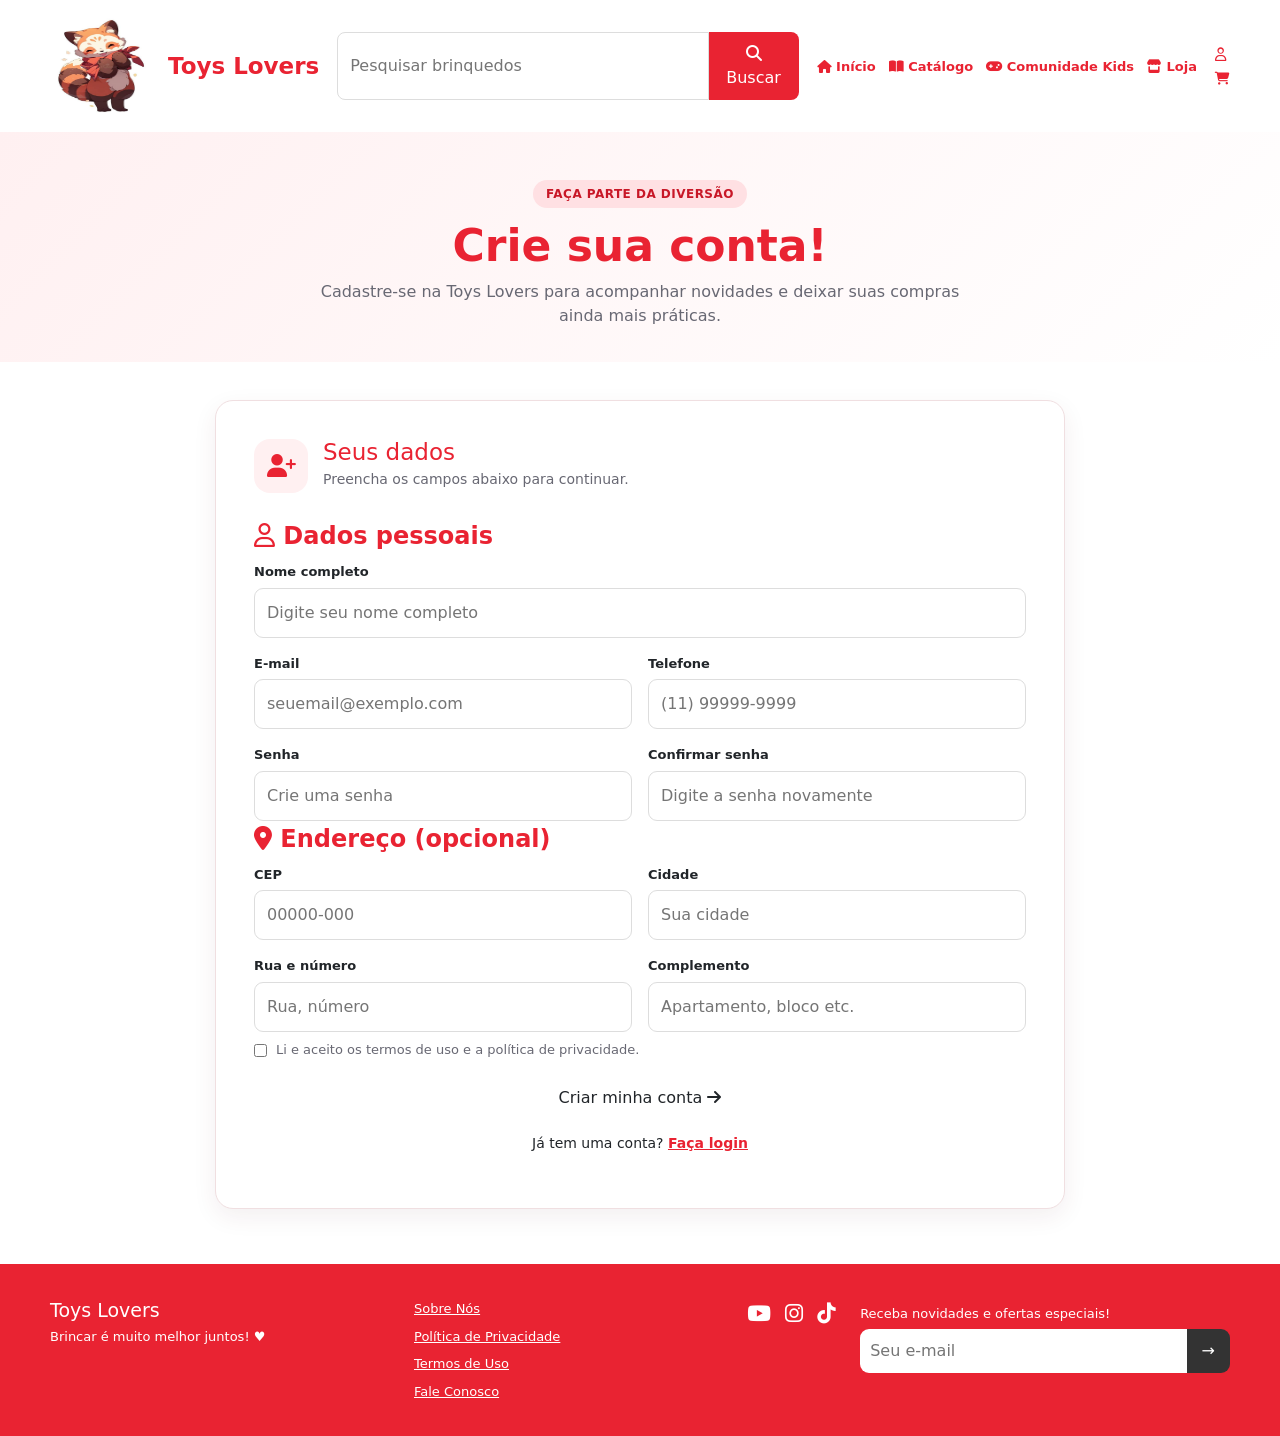
<file: HTML/cadastro.html>
<!DOCTYPE html>
<html lang="pt-BR">

<head>
    <meta charset="UTF-8">
    <meta name="viewport" content="width=device-width, initial-scale=1.0">
    <title>Cadastro | Toys Lovers</title>
    <link rel="stylesheet" href="../CSS/cadastro.css">
    <link rel="stylesheet" href="../CSS/animacoes.css">
    <link rel="icon" href="../IMG/MC-LOVERS-LOGO-ICONE.ico">
    <link rel="preconnect" href="https://fonts.googleapis.com">
    <link rel="preconnect" href="https://fonts.gstatic.com" crossorigin>
    <link href="https://fonts.googleapis.com/css2?family=Poller+One&family=Yeseva+One&display=swap" rel="stylesheet">
    <link href="https://cdn.jsdelivr.net/npm/bootstrap@5.0.2/dist/css/bootstrap.min.css" rel="stylesheet">
    <link href="https://cdnjs.cloudflare.com/ajax/libs/font-awesome/6.7.2/css/all.min.css" rel="stylesheet">
    <link rel="stylesheet" href="https://cdnjs.cloudflare.com/ajax/libs/font-awesome/6.5.2/css/all.min.css">
</head>

<body>

    <header class="site-header" id="inicio">
        <nav class="topbar container-wide" aria-label="Navegação principal">
            <img src="../IMG/panda vdermelho.jfif" alt="banda vermelho" height="100px" width="100px">
            <a class="logo" href="../index.html">Toys Lovers</a>
            <form class="search-box" id="formBusca" action="catalogo_produto.html" method="GET" role="search">
                <label class="visually-hidden" for="busca">Pesquisar</label>
                <input id="busca" type="search" placeholder="Pesquisar brinquedos">
                <button type="submit"><i class="fa-solid fa-magnifying-glass"></i> Buscar</button>
            </form>
            <ul class="nav-links">
                <li><a href="../index.html" target="_blank"><i class="fa-solid fa-house"></i> Início</a></li>
                <li><a href="catalogo_produto.html" target="_blank"><i class="fa-solid fa-book-open"></i>
                        Catálogo</a></li>
                <li><a href="area_das_criancas.html" target="_blank"><i class="fa-solid fa-gamepad"></i> Comunidade
                        Kids</a></li>
                <li><a href="sobre_nos.html" target="_blank"><i class="fa-solid fa-store"></i> Loja</a></li>
            </ul>
            <ul class="nav-link">
                <li><a href="cadastro.html" aria-label="Cadastro" target="_blank"><i class="fa-regular fa-user"></i></a>
                </li>
                <li><a href="sistema_de_carrinho.html" aria-label="Carrinho" target="_blank"><i
                            class="fa-solid fa-cart-shopping"></i></a></li>
            </ul>
        </nav>
    </header>

    <main>
        <section class="page-hero">
            <span class="eyebrow">Faça parte da diversão</span>
            <h1>Crie sua conta!</h1>
            <p>Cadastre-se na Toys Lovers para acompanhar novidades e deixar suas compras ainda mais práticas.</p>
        </section>
        <section class="section container-wide">
            <div class="form-card">
                <div class="form-heading"><span class="form-icon"><i class="fa-solid fa-user-plus"></i></span>
                    <div>
                        <h2>Seus dados</h2>
                        <p>Preencha os campos abaixo para continuar.</p>
                    </div>
                </div>
                <form id="cadastro-form">
                    <fieldset>
                        <legend><i class="fa-regular fa-user"></i> Dados pessoais</legend>
                        <div class="form-grid">
                            <div class="field full"><label for="nome">Nome completo</label><input id="nome" name="nome"
                                    type="text" placeholder="Digite seu nome completo" autocomplete="name" required>
                            </div>
                            <div class="field"><label for="email">E-mail</label><input id="email" name="email"
                                    type="email" placeholder="seuemail@exemplo.com" autocomplete="email" required></div>
                            <div class="field"><label for="telefone">Telefone</label><input id="telefone"
                                    name="telefone" type="tel" placeholder="(11) 99999-9999" autocomplete="tel"></div>
                            <div class="field"><label for="senha">Senha</label><input id="senha" name="senha"
                                    type="password" placeholder="Crie uma senha" minlength="6"
                                    autocomplete="new-password" required></div>
                            <div class="field"><label for="confirmar">Confirmar senha</label><input id="confirmar"
                                    name="confirmar" type="password" placeholder="Digite a senha novamente"
                                    minlength="6" autocomplete="new-password" required></div>
                        </div>
                    </fieldset>
                    <fieldset>
                        <legend><i class="fa-solid fa-location-dot"></i> Endereço (opcional)</legend>
                        <div class="form-grid">
                            <div class="field"><label for="cep">CEP</label><input id="cep" name="cep"
                                    inputmode="numeric" placeholder="00000-000" autocomplete="postal-code"></div>
                            <div class="field"><label for="cidade">Cidade</label><input id="cidade" name="cidade"
                                    placeholder="Sua cidade" autocomplete="address-level2"></div>
                            <div class="field"><label for="rua">Rua e número</label><input id="rua" name="rua"
                                    placeholder="Rua, número" autocomplete="street-address"></div>
                            <div class="field"><label for="complemento">Complemento</label><input id="complemento"
                                    name="complemento" placeholder="Apartamento, bloco etc."></div>
                        </div>
                    </fieldset>
                    <label class="terms"><input type="checkbox" required> <span>Li e aceito os termos de uso e a
                            política de privacidade.</span></label>
                    <button class="btn submit-btn" type="submit">Criar minha conta <i
                            class="fa-solid fa-arrow-right"></i></button>
                    <p class="form-feedback" id="cadastro-feedback" aria-live="polite"></p>
                    <p class="login-note">Já tem uma conta? <a href="login.html">Faça login</a></p>
                </form>
            </div>
        </section>
    </main>

    <footer class="footer" id="rodape">
        <div class="footer-container container-wide">
            <div class="footer-logo">
                <h2>Toys Lovers</h2>
                <p>Brincar é muito melhor juntos! ♥</p>
            </div>
            <div class="footer-links">
                <a href="#sobre_nos.html">Sobre Nós</a><a href="#rodape">Política de Privacidade</a>
                <a href="#rodape">Termos de Uso</a><a href="#rodape">Fale Conosco</a>
            </div>
            <div class="footer-social">
                <a href="https://www.youtube.com/" aria-label="YouTube"><i class="fa-brands fa-youtube"></i></a>
                <a href="https://www.instagram.com/" aria-label="Instagram"><i class="fa-brands fa-instagram"></i></a>
                <a href="https://www.tiktok.com/" aria-label="TikTok"><i class="fa-brands fa-tiktok"></i></a>
            </div>
            <div class="footer-newsletter">
                <p>Receba novidades e ofertas especiais!</p>
                <form class="newsletter-input" id="newsletter-form">
                    <label class="visually-hidden" for="email-newsletter">Seu e-mail</label>
                    <input id="email-newsletter" type="email" placeholder="Seu e-mail" required>
                    <button type="submit" aria-label="Cadastrar e-mail">→</button>
                </form>
                <p class="newsletter-feedback" id="newsletter-feedback" aria-live="polite"></p>
            </div>
        </div>
    </footer>

    <script type="module" src="../JAVASCRIPIT/cadastro.js"></script>
    <script src="../carrinho.js" data-catalogo="../catalogo_produto.json"></script>
</body>

</html>
</file>
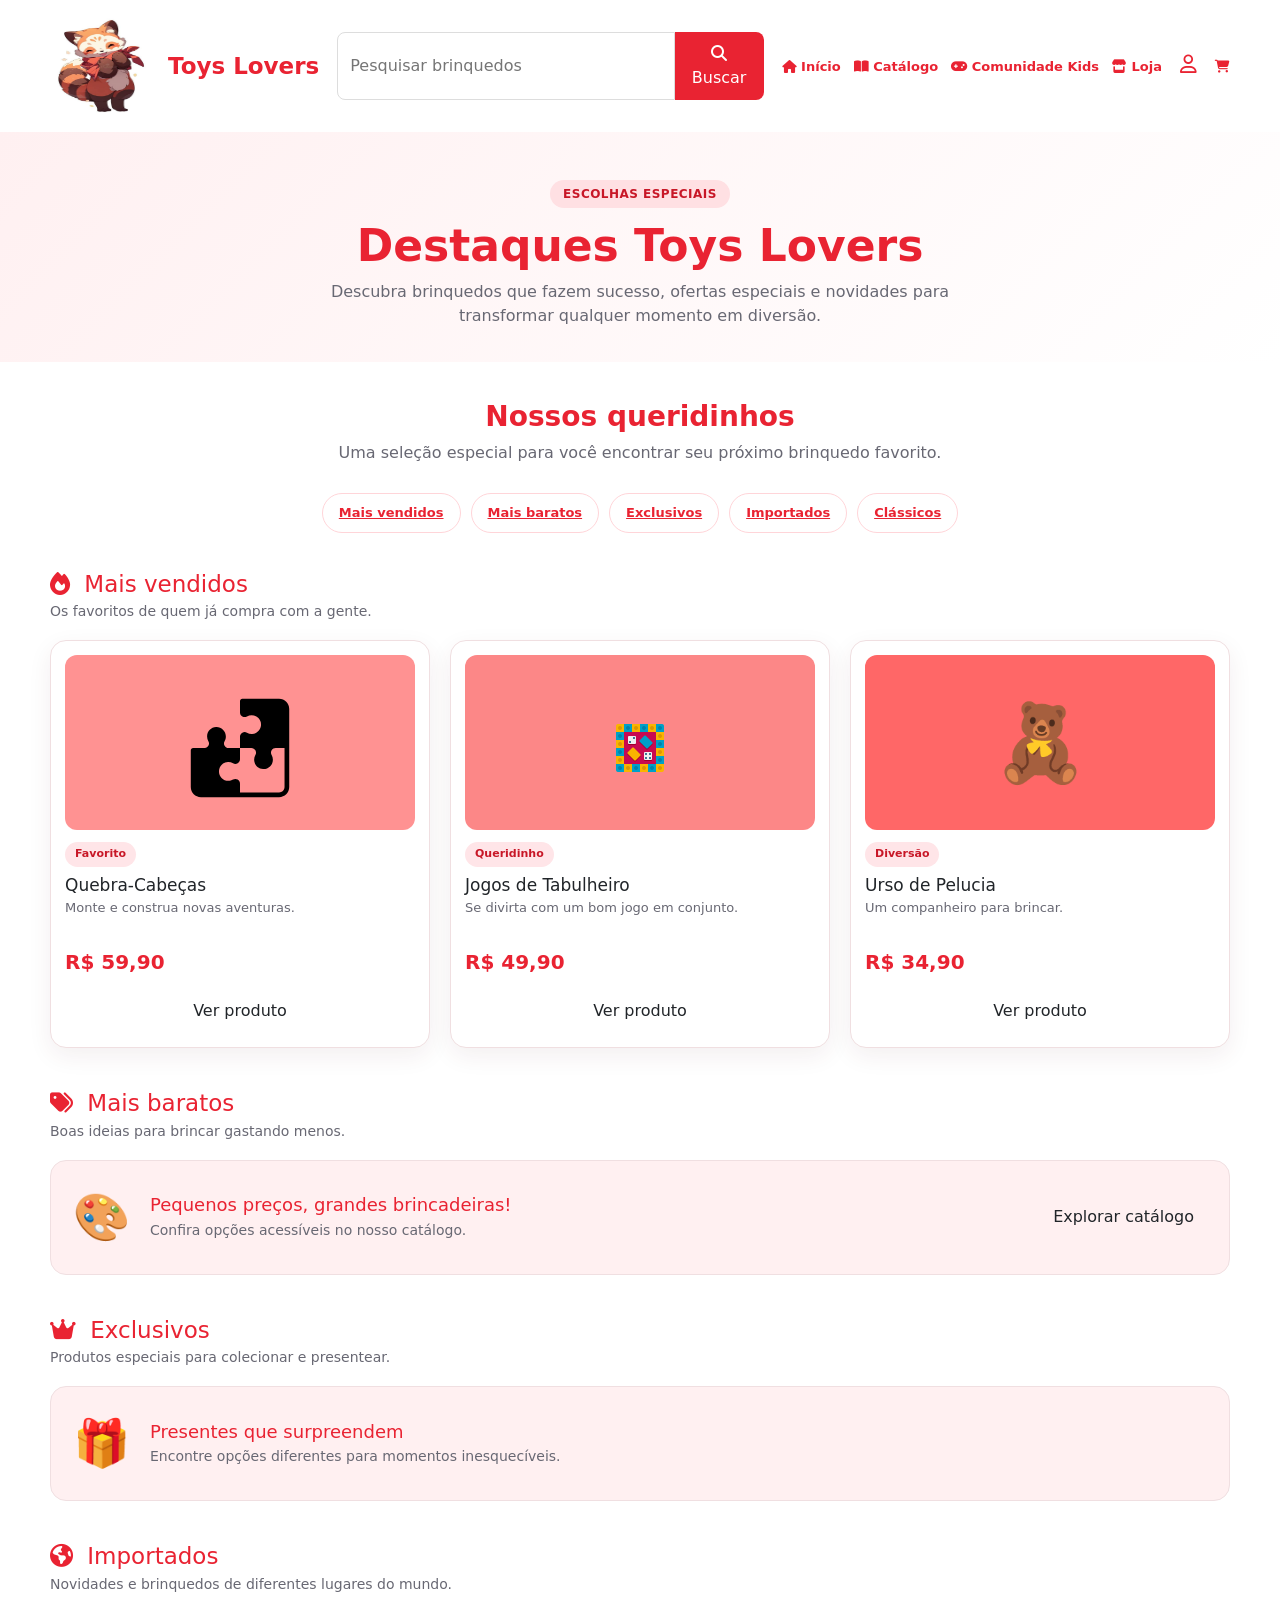
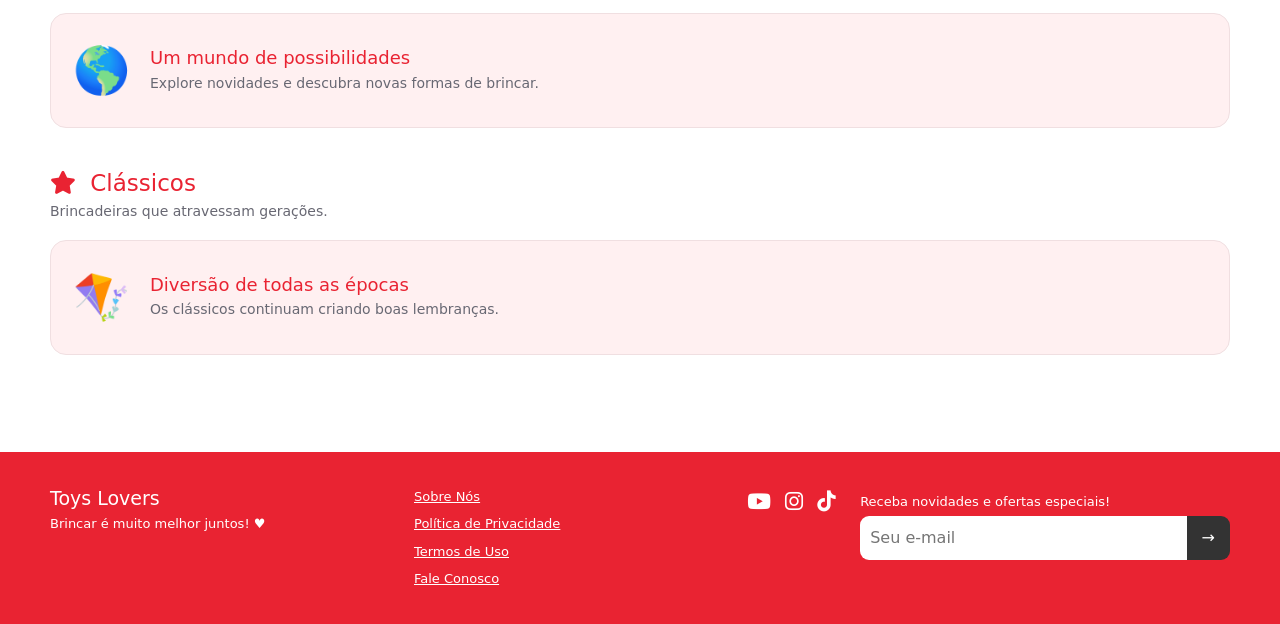
<file: HTML/destaques.html>
<!DOCTYPE html>
<html lang="pt-BR">

<head>
    <meta charset="UTF-8">
    <meta name="viewport" content="width=device-width, initial-scale=1.0">
    <title>Destaques | Toys Lovers</title>
    <link rel="stylesheet" href="../CSS/destaques.css">
    <link rel="stylesheet" href="../CSS/animacoes.css">
    <link rel="icon" href="../IMG/MC-LOVERS-LOGO-ICONE.ico">
    <link rel="preconnect" href="https://fonts.googleapis.com">
    <link rel="preconnect" href="https://fonts.gstatic.com" crossorigin>
    <link href="https://fonts.googleapis.com/css2?family=Poller+One&family=Yeseva+One&display=swap" rel="stylesheet">
    <link href="https://cdn.jsdelivr.net/npm/bootstrap@5.0.2/dist/css/bootstrap.min.css" rel="stylesheet">
    <link href="https://cdnjs.cloudflare.com/ajax/libs/font-awesome/6.7.2/css/all.min.css" rel="stylesheet">
    <link rel="stylesheet" href="https://cdnjs.cloudflare.com/ajax/libs/font-awesome/6.5.2/css/all.min.css">
</head>

<body>

    <header class="site-header" id="inicio">
        <nav class="topbar container-wide" aria-label="Navegacão principal">
            <img src="../IMG/panda vdermelho.jfif" alt="banda vermelho" height="100px" width="100px">
            <a class="logo" href="index.html">Toys Lovers</a>
            <form class="search-box" id="formBusca" action="catalogo_produto.html" method="GET" role="search">
                <label class="visually-hidden" for="busca">Pesquisar</label>
                <input id="busca" type="search" placeholder="Pesquisar brinquedos">
                <button type="submit"><i class="fa-solid fa-magnifying-glass"></i> Buscar</button>
            </form>
            <ul class="nav-links">
                <li><a href="../index.html"><i class="fa-solid fa-house"></i> Início </a></li>
                <li><a href="catalogo_produto.html"><i class="fa-solid fa-book-open"></i> Catálogo</a></li>
                <li><a href="area_das_criancas.html"><i class="fa-solid fa-gamepad"></i> Comunidade Kids</a></li>
                <li><a href="sobre_nos.html"><i class="fa-solid fa-store"></i> Loja</a></li>
            </ul>


            <ul class="nav-link" id="area-usuario">
                <li>
                    <a href="login.html" aria-label="Entrar na conta">
                        <i class="fa-regular fa-user"></i>
                    </a>
                </li>
            </ul>


            <ul class="nav-links">
                <li>
                    <a href="sistema_de_carrinho.html" aria-label="Carrinho">
                        <i class="fa-solid fa-cart-shopping"></i>
                    </a>
                </li>
            </ul>

        </nav>
    </header>

    <main>
        <section class="page-hero"><span class="eyebrow">Escolhas especiais</span>
            <h1>Destaques Toys Lovers</h1>
            <p>Descubra brinquedos que fazem sucesso, ofertas especiais e novidades para transformar qualquer momento em
                diversão.</p>
        </section>
        <section class="section container-wide">
            <h2 class="section-title">Nossos queridinhos</h2>
            <p class="section-intro">Uma seleção especial para você encontrar seu próximo brinquedo favorito.</p>
            <div class="category-pills"><a href="#mais-vendidos">Mais vendidos</a><a href="#ofertas">Mais baratos</a><a
                    href="#exclusivos">Exclusivos</a><a href="#importados">Importados</a><a
                    href="#classicos">Clássicos</a></div>
            <section class="highlight-group" id="mais-vendidos">
                <div class="group-heading">
                    <h2><i class="fa-solid fa-fire"></i> Mais vendidos</h2>
                    <p>Os favoritos de quem já compra com a gente.</p>
                </div>
                <div class="product-grid">
                    <article class="product-card">
                        <div class="product-art art-one"><span><svg xmlns="http://www.w3.org/2000/svg" x="0px" y="0px"
                                    width="100" height="100" viewBox="0 0 128 128">
                                    <path
                                        d="M114,1H67c-1.7,0-3,1.3-3,3v14.4c0,2.2,1.2,4.2,3,5.2c1.9,1.1,4.1,1.1,5.9,0c1.8-1.1,3.9-1.6,6-1.6c3.3,0,6.4,1.3,8.7,3.7 c2.3,2.4,3.5,5.5,3.3,8.9c-0.3,6.2-5.4,11.2-11.5,11.4c-2.3,0.1-4.5-0.5-6.5-1.6c-1.8-1.1-4.1-1.1-5.9,0c-1.9,1.1-3,3.1-3,5.2V64 l14.5,0l0.1,0L78.5,64c2.2,0,4.2,1.2,5.2,3c1.1,1.9,1.1,4.1,0,5.9c-1.1,2-1.7,4.2-1.6,6.5c0.2,6.2,5.2,11.2,11.4,11.5 c3.3,0.2,6.5-1,8.9-3.3c2.4-2.3,3.7-5.4,3.7-8.7c0-2.1-0.6-4.2-1.6-6c-1.1-1.8-1.1-4.1,0-5.9c1.1-1.9,3.1-3,5.2-3H121v50 c0,3.9-3.1,7-7,7H64v-11.4c0-2.2-1.2-4.2-3-5.2c-1.9-1.1-4.1-1.1-5.9,0c-1.8,1.1-3.9,1.6-6,1.6c-3.3,0-6.4-1.3-8.7-3.7 c-2.3-2.4-3.5-5.5-3.3-8.9c0.3-6.2,5.4-11.2,11.5-11.4c2.3-0.1,4.5,0.5,6.5,1.6c1.8,1.1,4.1,1.1,5.9,0c1.9-1.1,3-3.1,3-5.2V64 l-14.6,0.1c-2.1,0-4-1.2-5.1-3c-1.1-1.9-1.1-4.1,0-5.9c1.1-1.8,1.6-3.9,1.6-6c0-3.3-1.3-6.4-3.7-8.7c-2.4-2.3-5.5-3.5-8.9-3.3 c-6.2,0.3-11.2,5.4-11.4,11.5c-0.1,2.3,0.5,4.5,1.6,6.5c1.1,1.8,1.1,4.1,0,5.9c-0.9,1.6-2.5,2.7-4.4,3L4,64c-1.7,0-3,1.3-3,3v47 c0,7.2,5.8,13,13,13h100c7.2,0,13-5.8,13-13V14C127,6.8,121.2,1,114,1z">
                                    </path>
                                </svg></span></div><span class="tag">Favorito</span>
                        <h3>Quebra-Cabeças</h3>
                        <p>Monte e construa novas aventuras.</p>
                        <div class="price">R$ 59,90</div><a class="btn" href="catalogo_podutos.html">Ver produto</a>
                    </article>
                    <article class="product-card">
                        <div class="product-art art-two"><span><img
                                    src="[data-uri]"
                                    alt="external-board-games-stay-at-home-flaticons-flat-flat-icons"></span></div><span
                            class="tag">Queridinho</span>
                        <h3>Jogos de Tabulheiro</h3>
                        <p>Se divirta com um bom jogo em conjunto.</p>
                        <div class="price">R$ 49,90</div><a class="btn" href="catalogo_podutos.html">Ver produto</a>
                    </article>
                    <article class="product-card">
                        <div class="product-art art-three"><span>🧸</span></div><span class="tag">Diversão</span>
                        <h3>Urso de Pelucia</h3>
                        <p>Um companheiro para brincar.</p>
                        <div class="price">R$ 34,90</div><a class="btn" href="catalogo_podutos.html">Ver produto</a>
                    </article>
                </div>
            </section>
            <section class="highlight-group" id="ofertas">
                <div class="group-heading">
                    <h2><i class="fa-solid fa-tags"></i> Mais baratos</h2>
                    <p>Boas ideias para brincar gastando menos.</p>
                </div>
                <div class="simple-banner"><span>🎨</span>
                    <div>
                        <h3>Pequenos preços, grandes brincadeiras!</h3>
                        <p>Confira opções acessíveis no nosso catálogo.</p>
                    </div><a class="btn" href="catalogo_podutos.html">Explorar catálogo</a>
                </div>
            </section>
            <section class="highlight-group" id="exclusivos">
                <div class="group-heading">
                    <h2><i class="fa-solid fa-crown"></i> Exclusivos</h2>
                    <p>Produtos especiais para colecionar e presentear.</p>
                </div>
                <div class="feature-strip"><span>🎁</span>
                    <div>
                        <h3>Presentes que surpreendem</h3>
                        <p>Encontre opções diferentes para momentos inesquecíveis.</p>
                    </div>
                </div>
            </section>
            <section class="highlight-group" id="importados">
                <div class="group-heading">
                    <h2><i class="fa-solid fa-earth-americas"></i> Importados</h2>
                    <p>Novidades e brinquedos de diferentes lugares do mundo.</p>
                </div>
                <div class="feature-strip"><span>🌎</span>
                    <div>
                        <h3>Um mundo de possibilidades</h3>
                        <p>Explore novidades e descubra novas formas de brincar.</p>
                    </div>
                </div>
            </section>
            <section class="highlight-group" id="classicos">
                <div class="group-heading">
                    <h2><i class="fa-solid fa-star"></i> Clássicos</h2>
                    <p>Brincadeiras que atravessam gerações.</p>
                </div>
                <div class="feature-strip"><span>🪁</span>
                    <div>
                        <h3>Diversão de todas as épocas</h3>
                        <p>Os clássicos continuam criando boas lembranças.</p>
                    </div>
                </div>
            </section>
        </section>
    </main>

    <footer class="footer" id="rodape">
        <div class="footer-container container-wide">
            <div class="footer-logo">
                <h2>Toys Lovers</h2>
                <p>Brincar é muito melhor juntos! ♥</p>
            </div>
            <div class="footer-links">
                <a href="Sobre_nos.html">Sobre Nós</a><a href="#rodape">Política de Privacidade</a>
                <a href="#rodape">Termos de Uso</a><a href="#rodape">Fale Conosco</a>
            </div>
            <div class="footer-social">
                <a href="https://www.youtube.com/" aria-label="YouTube"><i class="fa-brands fa-youtube"></i></a>
                <a href="https://www.instagram.com/" aria-label="Instagram"><i class="fa-brands fa-instagram"></i></a>
                <a href="https://www.tiktok.com/" aria-label="TikTok"><i class="fa-brands fa-tiktok"></i></a>
            </div>
            <div class="footer-newsletter">
                <p>Receba novidades e ofertas especiais!</p>
                <form class="newsletter-input" id="newsletter-form">
                    <label class="visually-hidden" for="email-newsletter">Seu e-mail</label>
                    <input id="email-newsletter" type="email" placeholder="Seu e-mail" required>
                    <button type="submit" aria-label="Cadastrar e-mail">→</button>
                </form>
                <p class="newsletter-feedback" id="newsletter-feedback" aria-live="polite"></p>
            </div>
        </div>
    </footer>

    <script src="../JAVASCRIPIT/destaques.js"></script>
    <script src="../carrinho.js" data-catalogo="../JSON/catalogo_produto.json"></script>
    <script type="module" src="../JAVASCRIPIT/sessao.js"></script>
</body>

</html>
</file>
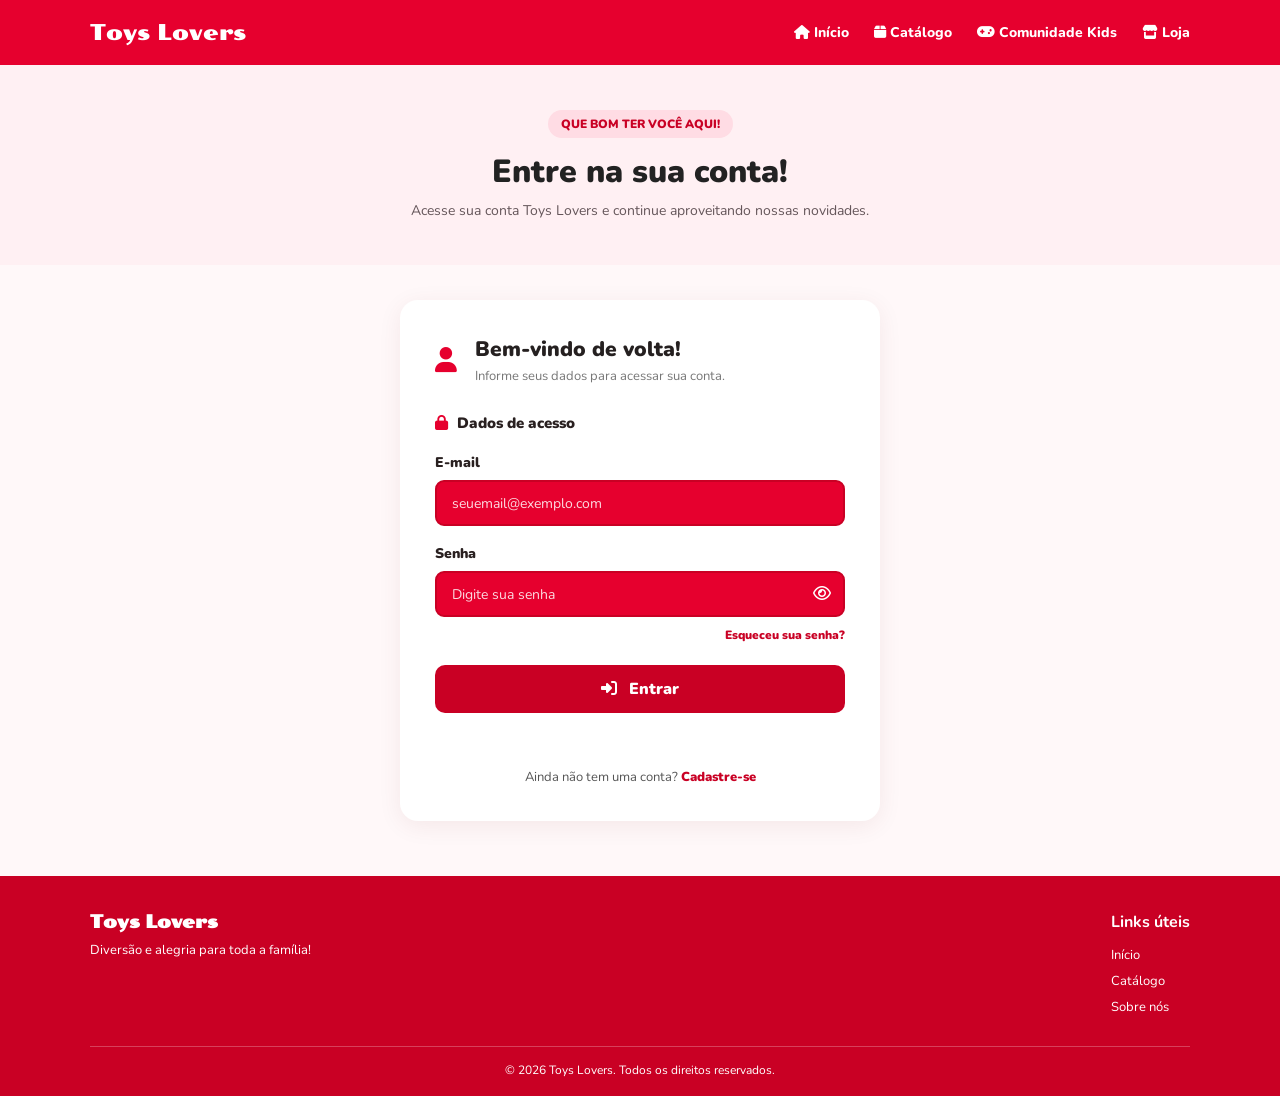
<file: HTML/login.html>
<!DOCTYPE html>
<html lang="pt-BR">

<head>
    <meta charset="UTF-8">
    <meta name="viewport" content="width=device-width, initial-scale=1.0">

    <title>Login | Toys Lovers</title>

    <link rel="stylesheet" href="../CSS/login.css">
    <link rel="stylesheet" href="../CSS/animacoes.css">

    <link rel="icon" href="../IMG/MC-LOVERS-LOGO-ICONE.ico">
    <link rel="preconnect" href="https://fonts.googleapis.com">
    <link rel="preconnect" href="https://fonts.gstatic.com" crossorigin>

    <link href="https://fonts.googleapis.com/css2?family=Nunito:wght@400;500;600;700;800;900&family=Poller+One&display=swap" rel="stylesheet">

    <link rel="stylesheet" href="https://cdnjs.cloudflare.com/ajax/libs/font-awesome/6.5.2/css/all.min.css">
</head>

<body>

    <header class="navbar">

        <a href="../index.html" class="logo">Toys Lovers</a>

        <nav class="nav-links">
            <a href="../index.html">
                <i class="fa-solid fa-house"></i> Início
            </a>

            <a href="catalogo_produto.html">
                <i class="fa-solid fa-box"></i> Catálogo
            </a>

            <a href="area_das_criancas.html">
                <i class="fa-solid fa-gamepad"></i> Comunidade Kids
            </a>

            <a href="sobre_nos.html">
                <i class="fa-solid fa-store"></i> Loja
            </a>
        </nav>

    </header>


    <main>

        <section class="login-banner">

            <span class="banner-tag">QUE BOM TER VOCÊ AQUI!</span>

            <h1>Entre na sua conta!</h1>

            <p>
                Acesse sua conta Toys Lovers e continue aproveitando nossas novidades.
            </p>

        </section>


        <section class="login-container">

            <div class="login-card">

                <div class="login-heading">

                    <i class="fa-solid fa-user"></i>

                    <div>
                        <h2>Bem-vindo de volta!</h2>

                        <p>Informe seus dados para acessar sua conta.</p>
                    </div>

                </div>


                <form id="login-form">

                    <h3 class="form-title">
                        <i class="fa-solid fa-lock"></i>
                        Dados de acesso
                    </h3>


                    <div class="form-group">

                        <label for="email">E-mail</label>

                        <input
                            type="email"
                            id="email"
                            name="email"
                            placeholder="seuemail@exemplo.com"
                            autocomplete="email"
                            required
                        >

                    </div>


                    <div class="form-group">

                        <label for="senha">Senha</label>

                        <div class="password-wrapper">

                            <input
                                type="password"
                                id="senha"
                                name="senha"
                                placeholder="Digite sua senha"
                                autocomplete="current-password"
                                required
                            >

                            <button
                                type="button"
                                id="mostrar-senha"
                                aria-label="Mostrar senha"
                            >
                                <i class="fa-regular fa-eye"></i>
                            </button>

                        </div>

                    </div>


                    <div class="forgot-password">

                        <a href="#" id="esqueci-senha">
                            Esqueceu sua senha?
                        </a>

                    </div>


                    <button type="submit" class="submit-btn" id="botao-login">
                        <i class="fa-solid fa-right-to-bracket"></i>
                        Entrar
                    </button>


                    <p id="login-feedback" class="form-feedback" aria-live="polite"></p>


                    <div class="login-note">

                        <p>
                            Ainda não tem uma conta?
                            <a href="cadastro.html">Cadastre-se</a>
                        </p>

                    </div>

                </form>

            </div>

        </section>

    </main>


    <footer class="footer">

        <div class="footer-content">

            <div class="footer-brand">
                <h3>Toys Lovers</h3>
                <p>Diversão e alegria para toda a família!</p>
            </div>

            <div class="footer-links">
                <h4>Links úteis</h4>
                <a href="../index.html">Início</a>
                <a href="catalogo_produto.html">Catálogo</a>
                <a href="sobre_nos.html">Sobre nós</a>
            </div>

        </div>

        <p class="copyright">
            © 2026 Toys Lovers. Todos os direitos reservados.
        </p>

    </footer>


    <script type="module" src="../JAVASCRIPIT/login.js"></script>

</body>

</html>
</file>
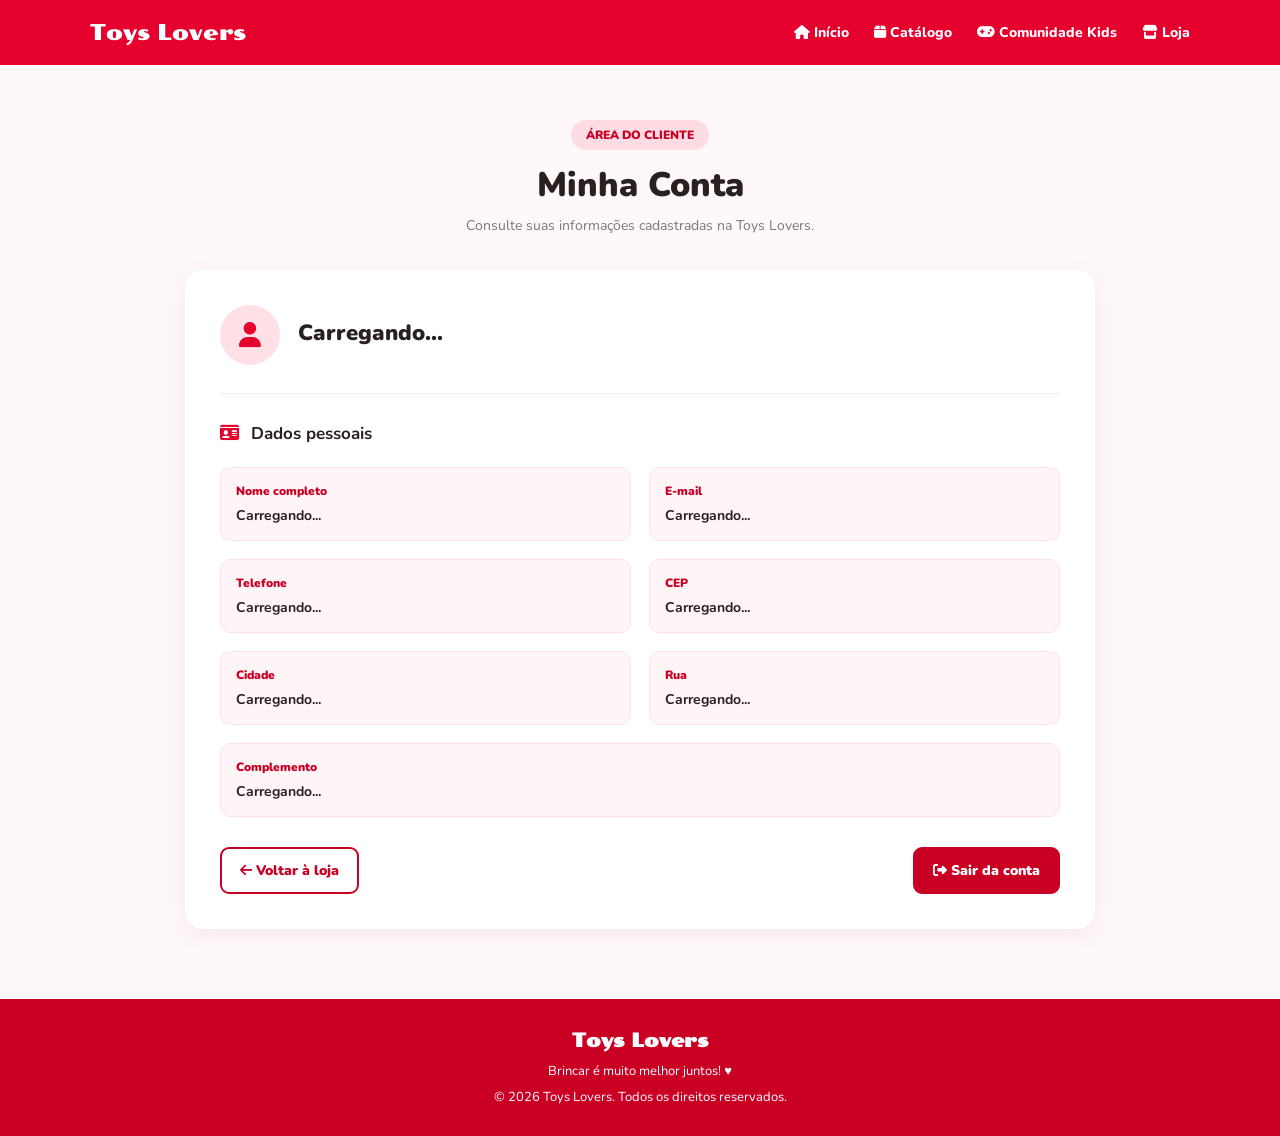
<file: HTML/minha_conta.html>
<!DOCTYPE html>
<html lang="pt-BR">

<head>
    <meta charset="UTF-8">
    <meta name="viewport" content="width=device-width, initial-scale=1.0">

    <title>Minha Conta | Toys Lovers</title>

    <link rel="stylesheet" href="../CSS/minha_conta.css">
    <link rel="stylesheet" href="../CSS/animacoes.css">
    
    <link rel="icon" href="../IMG/MC-LOVERS-LOGO-ICONE.ico">
    <link rel="preconnect" href="https://fonts.googleapis.com">
    <link rel="preconnect" href="https://fonts.gstatic.com" crossorigin>

    <link href="https://fonts.googleapis.com/css2?family=Nunito:wght@400;500;600;700;800;900&family=Poller+One&display=swap" rel="stylesheet">

    <link rel="stylesheet" href="https://cdnjs.cloudflare.com/ajax/libs/font-awesome/6.5.2/css/all.min.css">
</head>

<body>

    <header class="navbar">
        <a href="../index.html" class="logo">Toys Lovers</a>

        <nav class="nav-links">
            <a href="../index.html"><i class="fa-solid fa-house"></i> Início</a>
            <a href="catalogo_produto.html"><i class="fa-solid fa-box"></i> Catálogo</a>
            <a href="area_das_criancas.html"><i class="fa-solid fa-gamepad"></i> Comunidade Kids</a>
            <a href="sobre_nos.html"><i class="fa-solid fa-store"></i> Loja</a>
        </nav>
    </header>

    <main class="account-container">

        <section class="account-heading">
            <span class="heading-tag">ÁREA DO CLIENTE</span>
            <h1>Minha Conta</h1>
            <p>Consulte suas informações cadastradas na Toys Lovers.</p>
        </section>

        <section class="account-card">

            <div class="profile-heading">
                <div class="profile-icon">
                    <i class="fa-solid fa-user"></i>
                </div>

                <div>
                    <h2 id="nome-usuario">Carregando...</h2>
                    <p id="email-usuario"></p>
                </div>
            </div>

            <div class="account-divider"></div>

            <h3><i class="fa-solid fa-id-card"></i> Dados pessoais</h3>

            <div class="profile-grid">

                <div class="profile-field">
                    <span>Nome completo</span>
                    <p id="perfil-nome">Carregando...</p>
                </div>

                <div class="profile-field">
                    <span>E-mail</span>
                    <p id="perfil-email">Carregando...</p>
                </div>

                <div class="profile-field">
                    <span>Telefone</span>
                    <p id="perfil-telefone">Carregando...</p>
                </div>

                <div class="profile-field">
                    <span>CEP</span>
                    <p id="perfil-cep">Carregando...</p>
                </div>

                <div class="profile-field">
                    <span>Cidade</span>
                    <p id="perfil-cidade">Carregando...</p>
                </div>

                <div class="profile-field">
                    <span>Rua</span>
                    <p id="perfil-rua">Carregando...</p>
                </div>

                <div class="profile-field full-width">
                    <span>Complemento</span>
                    <p id="perfil-complemento">Carregando...</p>
                </div>

            </div>

            <p id="account-feedback" aria-live="polite"></p>

            <div class="account-actions">
                <a href="../index.html" class="back-button">
                    <i class="fa-solid fa-arrow-left"></i>
                    Voltar à loja
                </a>

                <button type="button" id="botao-sair">
                    <i class="fa-solid fa-right-from-bracket"></i>
                    Sair da conta
                </button>
            </div>

        </section>

    </main>

    <footer class="footer">
        <h3>Toys Lovers</h3>
        <p>Brincar é muito melhor juntos! ♥</p>
        <p>© 2026 Toys Lovers. Todos os direitos reservados.</p>
    </footer>

    <script type="module" src="../JAVASCRIPIT/minha_conta.js"></script>

</body>
</html>
</file>
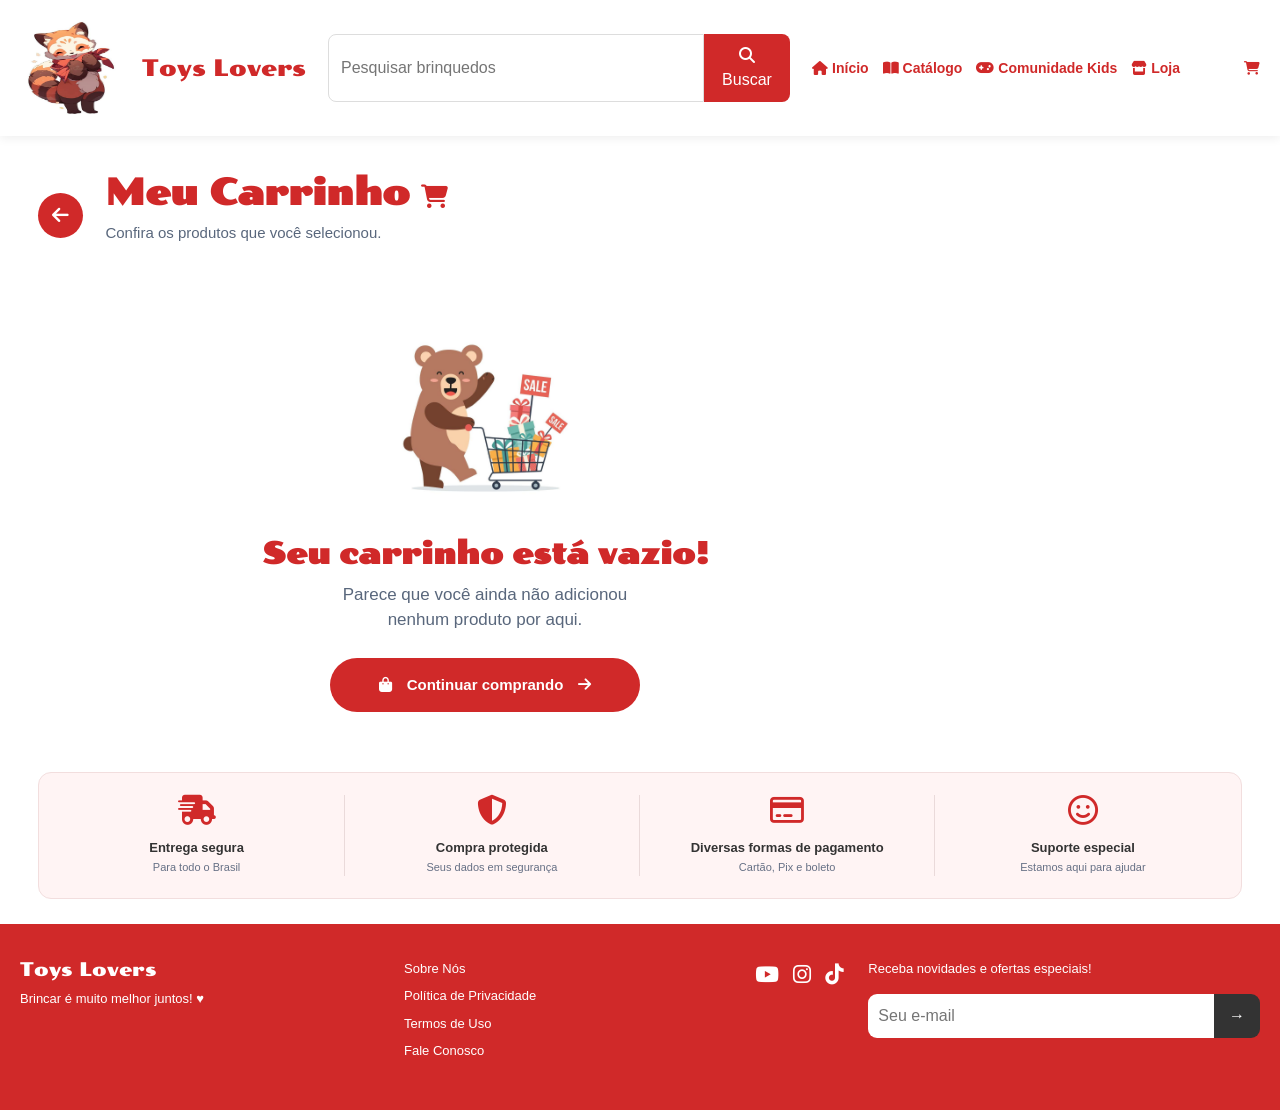
<file: HTML/sistema_de_carrinho.html>
<!DOCTYPE html>
<html lang="pt-BR">

<head>
    <meta charset="UTF-8">
    <meta name="viewport" content="width=device-width, initial-scale=1.0">

    <title>Meu Carrinho | Toys Lovers</title>

    <!-- Bootstrap -->
    <link href="https://cdn.jsdelivr.net/npm/bootstrap@5.3.3/dist/css/bootstrap.min.css" rel="stylesheet">

    <link rel="icon" href="../IMG/MC-LOVERS-LOGO-ICONE.ico">
    <link rel="preconnect" href="https://fonts.googleapis.com">
    <link rel="preconnect" href="https://fonts.gstatic.com" crossorigin>
    <link href="https://fonts.googleapis.com/css2?family=Poller+One&family=Yeseva+One&display=swap" rel="stylesheet">
    <link href="https://cdn.jsdelivr.net/npm/bootstrap@5.0.2/dist/css/bootstrap.min.css" rel="stylesheet">
    <link href="https://cdnjs.cloudflare.com/ajax/libs/font-awesome/6.7.2/css/all.min.css" rel="stylesheet">
    <link href="https://fonts.googleapis.com/css2?family=Nunito:wght@400;600;700;800;900&display=swap" rel="stylesheet">
    <link rel="stylesheet" href="../CSS/sistema_de_carrinho.css">
    <link rel="stylesheet" href="../CSS/animacoes.css">
</head>

<body>

    <!-- NAVBAR -->
    <header class="site-header">
        <nav class="topbar container-wide" aria-label="Navegacão principal">
            <img src="../IMG/panda vdermelho.jfif" alt="banda vermelho" height="100px" width="100px">
            <a class="logo" href="../index.html">Toys Lovers</a>
            <form class="search-box" id="formBusca" action="catalogo_produto.html" method="GET" role="search">
                <label class="visually-hidden" for="busca">Pesquisar</label>
                <input id="busca" type="search" placeholder="Pesquisar brinquedos">
                <button type="submit"><i class="fa-solid fa-magnifying-glass"></i> Buscar</button>
            </form>
            <ul class="nav-links">
                <li><a href="../index.html"><i class="fa-solid fa-house"></i> Início </a></li>
                <li><a href="catalogo_produto.html"><i class="fa-solid fa-book-open"></i> Catálogo</a></li>
                <li><a href="area_das_criancas.html"><i class="fa-solid fa-gamepad"></i> Comunidade Kids</a></li>
                <li><a href="sobre_nos.html"><i class="fa-solid fa-store"></i> Loja</a></li>
            </ul>

            <ul class="nav-link" id="area-usuario">
                <!-- O sessao.js preencherá esta área automaticamente -->
            </ul>

            <ul class="nav-link">
                <li><a href="sistema_de_carrinho.html" aria-label="Carrinho"><i
                            class="fa-solid fa-cart-shopping"></i></a></li>
            </ul>
        </nav>
    </header>


    <!-- CONTEÚDO PRINCIPAL -->
    <main class="container-cart">

        <!-- TÍTULO -->
        <section class="cart-heading">

            <a href="catalogo_produto.html" class="back-button">
                <i class="fa-solid fa-arrow-left"></i>
            </a>

            <div>
                <h1>Meu Carrinho <i class="fa-solid fa-cart-shopping"></i></h1>

                <p>Confira os produtos que você selecionou.</p>
            </div>

        </section>


        <!-- ÁREA DO CARRINHO -->
        <section class="cart-layout">

            <!-- PRODUTOS E ESTADO VAZIO -->
            <div class="cart-content">

                <!-- CARRINHO VAZIO -->
                <div id="empty-cart" class="empty-cart">

                    <img src="../IMG/urso carrinho.jpg" alt="Ursinho e carrinho de compras">

                    <h2>Seu carrinho está vazio!</h2>

                    <p>
                        Parece que você ainda não adicionou
                        nenhum produto por aqui.
                    </p>

                    <a href="catalogo_produto.html" class="continue-button">
                        <i class="fa-solid fa-bag-shopping"></i>
                        Continuar comprando
                        <i class="fa-solid fa-arrow-right"></i>
                    </a>

                </div>


                <!-- LISTA DE PRODUTOS -->
                <div id="cart-items" class="cart-items">

                    <!-- O JavaScript criará os produtos aqui -->

                </div>


                <!-- LIMPAR CARRINHO -->
                <button id="clear-cart" class="clear-cart">
                    <i class="fa-regular fa-trash-can"></i>
                    Limpar carrinho
                </button>

            </div>


            <!-- RESUMO DO PEDIDO -->
            <aside id="order-summary" class="order-summary">

                <h2>Resumo do pedido</h2>

                <div class="summary-line">
                    <span id="total-items">0 produtos</span>
                    <span id="subtotal">R$ 0,00</span>
                </div>

                <hr>

                <div class="total-line">
                    <strong>Total</strong>
                    <strong id="total-price">R$ 0,00</strong>
                </div>


                <div class="payment-options">

                    <h3>Forma de pagamento</h3>

                    <label class="payment-option">
                        <input type="radio" name="forma-pagamento" value="Pix">
                        <i class="fa-brands fa-pix"></i>
                        Pix
                    </label>

                    <label class="payment-option">
                        <input type="radio" name="forma-pagamento" value="Cartão de crédito">
                        <i class="fa-regular fa-credit-card"></i>
                        Cartão de crédito
                    </label>

                    <label class="payment-option">
                        <input type="radio" name="forma-pagamento" value="Boleto bancário">
                        <i class="fa-solid fa-barcode"></i>
                        Boleto bancário
                    </label>

                </div>


                <button id="checkout-button" class="checkout-button">
                    <i class="fa-solid fa-cart-shopping"></i>
                    Finalizar compra
                    <i class="fa-solid fa-arrow-right"></i>
                </button>

                <a href="categorias.html" class="continue-outline">
                    <i class="fa-solid fa-arrow-left"></i>
                    Continuar comprando
                </a>

            </aside>

        </section>


        <!-- BENEFÍCIOS -->
        <section class="benefits">

            <div class="benefit-item">
                <i class="fa-solid fa-truck-fast"></i>
                <div>
                    <strong>Entrega segura</strong>
                    <p>Para todo o Brasil</p>
                </div>
            </div>

            <div class="benefit-item">
                <i class="fa-solid fa-shield-halved"></i>
                <div>
                    <strong>Compra protegida</strong>
                    <p>Seus dados em segurança</p>
                </div>
            </div>

            <div class="benefit-item">
                <i class="fa-regular fa-credit-card"></i>
                <div>
                    <strong>Diversas formas de pagamento</strong>
                    <p>Cartão, Pix e boleto</p>
                </div>
            </div>

            <div class="benefit-item">
                <i class="fa-regular fa-face-smile"></i>
                <div>
                    <strong>Suporte especial</strong>
                    <p>Estamos aqui para ajudar</p>
                </div>
            </div>

        </section>

    </main>


    <!-- MODAL DE CONFIRMAÇÃO -->
    <div class="modal fade" id="checkoutModal" tabindex="-1" aria-labelledby="checkoutModalLabel" aria-hidden="true">

        <div class="modal-dialog modal-dialog-centered">

            <div class="modal-content checkout-modal">

                <div class="modal-header">
                    <h5 class="modal-title" id="checkoutModalLabel">
                        <i class="fa-solid fa-circle-check"></i>
                        Pedido preparado!
                    </h5>

                    <button type="button" class="btn-close" data-bs-dismiss="modal" aria-label="Fechar"></button>
                </div>

                <div class="modal-body">

                    <!-- O pagamento será uma demonstração. 
                     Para realizar cobranças reais, será necessário integrar um provedor de pagamento; 
                     não se pode colocar dados reais de cartão nesse formulário de teste. -->

                    <p>
                        Seu carrinho está pronto para a próxima etapa.
                    </p>

                    <p>
                        Total do pedido:
                        <strong id="modal-total">R$ 0,00</strong>
                    </p>

                    <p>
                        Forma de pagamento:
                        <strong id="modal-pagamento">Não selecionada</strong>
                    </p>

                </div>

                <div class="modal-footer">

                    <button type="button" class="btn btn-secondary" data-bs-dismiss="modal">
                        Voltar
                    </button>

                    <button type="button" id="confirm-order" class="btn btn-danger">
                        Confirmar demonstração
                    </button>

                </div>

            </div>

        </div>

    </div>


    <!-- RODAPÉ -->
    <footer class="footer" id="rodape">
        <div class="footer-container container-wide">
            <div class="footer-logo">
                <h2>Toys Lovers</h2>
                <p>Brincar é muito melhor juntos! ♥</p>
            </div>
            <div class="footer-links"><a href="#inicio">Sobre Nós</a><a href="#rodape">Política de Privacidade</a><a
                    href="#rodape">Termos de Uso</a><a href="#rodape">Fale Conosco</a></div>
            <div class="footer-social"><a href="https://www.youtube.com/" aria-label="YouTube"><i
                        class="fa-brands fa-youtube"></i></a><a href="https://www.instagram.com/"
                    aria-label="Instagram"><i class="fa-brands fa-instagram"></i></a><a href="https://www.tiktok.com/"
                    aria-label="TikTok"><i class="fa-brands fa-tiktok"></i></a></div>
            <div class="footer-newsletter">
                <p>Receba novidades e ofertas especiais!</p>
                <form id="newsletter-form" class="newsletter-input"><label class="visually-hidden"
                        for="email-newsletter">Seu
                        e-mail</label><input id="email-newsletter" type="email" placeholder="Seu e-mail"
                        required><button type="submit" aria-label="Cadastrar e-mail">→</button></form>
                <p id="newsletter-feedback" class="newsletter-feedback" aria-live="polite"></p>
            </div>
        </div>
    </footer>


    <!-- Bootstrap JavaScript -->
    <script src="https://cdn.jsdelivr.net/npm/bootstrap@5.3.3/dist/js/bootstrap.bundle.min.js"></script>
    <script type="module" src="../JAVASCRIPIT/sessao.js"></script>
    <!-- JavaScript da loja -->
    <script src="../carrinho.js" data-catalogo="../JSON/catalogo_produto.json"></script>
    <script src="../JAVASCRIPIT/sistema_de_carrinho.js"></script>
</body>

</html>
</file>
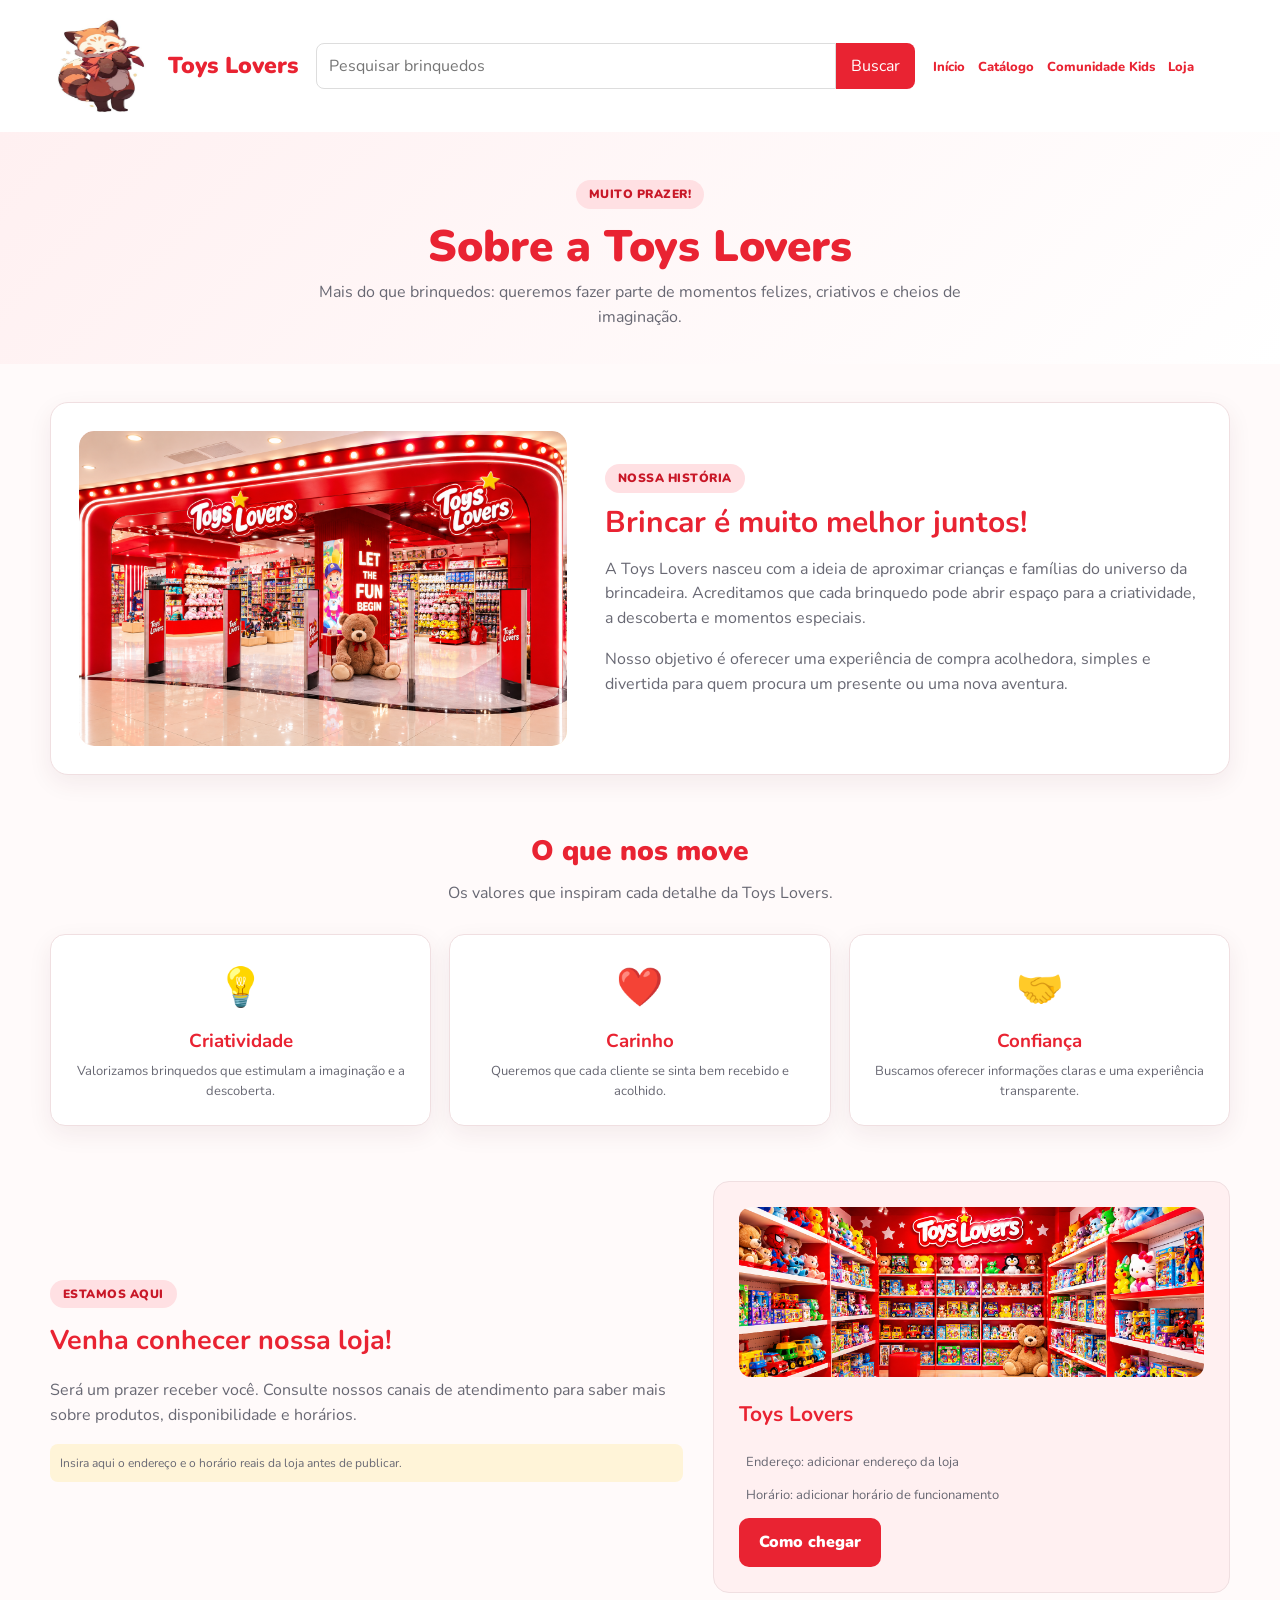
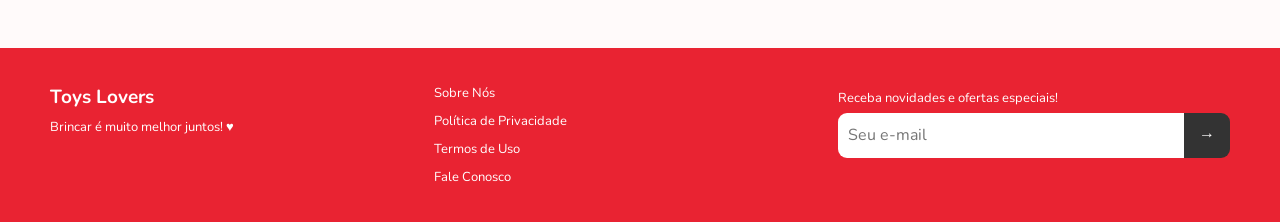
<file: HTML/sobre_nos.html>
<!DOCTYPE html>
<html lang="pt-BR">

<head>
    <meta charset="UTF-8">
    <meta name="viewport" content="width=device-width, initial-scale=1.0">
    <title>Sobre Nós | Toys Lovers</title>
    <link rel="stylesheet" href="../CSS/sobre_nos.css">
    <link rel="stylesheet" href="../CSS/animacoes.css">
    <link rel="icon" href="../IMG/MC-LOVERS-LOGO-ICONE.ico">
    <link rel="preconnect" href="https://fonts.googleapis.com">
    <link rel="preconnect" href="https://fonts.gstatic.com" crossorigin>
    <link href="https://fonts.googleapis.com/css2?family=Poller+One&family=Yeseva+One&display=swap" rel="stylesheet">
</head>

<body>

    <header class="site-header" id="inicio">
        <nav class="topbar container-wide" aria-label="Navegacão principal">
            <img src="../IMG/panda vdermelho.jfif" alt="banda vermelho" height="100px" width="100px">
            <a class="logo" href="../index.html">Toys Lovers</a>
            <form class="search-box" id="formBusca" action="catalogo_produto.html" method="GET" role="search">
                <label class="visually-hidden" for="busca">Pesquisar</label>
                <input id="busca" type="search" placeholder="Pesquisar brinquedos">
                <button type="submit"><i class="fa-solid fa-magnifying-glass"></i> Buscar</button>
            </form>
            <ul class="nav-links">
                <li><a href="../index.html"><i class="fa-solid fa-house"></i> Início </a></li>
                <li><a href="catalogo_produto.html"><i class="fa-solid fa-book-open"></i> Catálogo</a></li>
                <li><a href="area_das_criancas.html"><i class="fa-solid fa-gamepad"></i> Comunidade Kids</a></li>
                <li><a href="sobre_nos.html"><i class="fa-solid fa-store"></i> Loja</a></li>
            </ul>

            <ul class="nav-link" id="area-usuario">
                <li>
                    <a href="login.html" aria-label="Entrar na conta">
                        <i class="fa-regular fa-user"></i>
                    </a>
                </li>
            </ul>


            <ul class="nav-links">
                <li>
                    <a href="sistema_de_carrinho.html" aria-label="Carrinho">
                        <i class="fa-solid fa-cart-shopping"></i>
                    </a>
                </li>
            </ul>

        </nav>
    </header>
    <main>
        <section class="page-hero"><span class="eyebrow">Muito prazer!</span>
            <h1>Sobre a Toys Lovers</h1>
            <p>Mais do que brinquedos: queremos fazer parte de momentos felizes, criativos e cheios de imaginação.</p>
        </section>
        <section class="section container-wide">
            <div class="about-intro">
                <div class="about-art">
                    <img src="../IMG/Entrada Vibrante da Toys Lovers.png" alt="Fachada ilustrativa da loja Toys Lovers">
                </div>

                <div><span class="eyebrow">Nossa história</span>
                    <h2>Brincar é muito melhor juntos!</h2>
                    <p>A Toys Lovers nasceu com a ideia de aproximar crianças e famílias do universo da brincadeira.
                        Acreditamos que cada brinquedo pode abrir espaço para a criatividade, a descoberta e momentos
                        especiais.</p>
                    <p>Nosso objetivo é oferecer uma experiência de compra acolhedora, simples e divertida para quem
                        procura um presente ou uma nova aventura.</p>
                </div>
            </div>
            <section class="values">
                <h2 class="section-title">O que nos move</h2>
                <p class="section-intro">Os valores que inspiram cada detalhe da Toys Lovers.</p>
                <div class="value-grid">
                    <article class="value-card"><span>💡</span>
                        <h3>Criatividade</h3>
                        <p>Valorizamos brinquedos que estimulam a imaginação e a descoberta.</p>
                    </article>
                    <article class="value-card"><span>❤️</span>
                        <h3>Carinho</h3>
                        <p>Queremos que cada cliente se sinta bem recebido e acolhido.</p>
                    </article>
                    <article class="value-card"><span>🤝</span>
                        <h3>Confiança</h3>
                        <p>Buscamos oferecer informações claras e uma experiência transparente.</p>
                    </article>
                </div>
            </section>
            <section class="store-info">
                <div><span class="eyebrow">Estamos aqui</span>
                    <h2>Venha conhecer nossa loja!</h2>
                    <p>Será um prazer receber você. Consulte nossos canais de atendimento para saber mais sobre
                        produtos, disponibilidade e horários.</p>
                    <p class="notice"><i class="fa-solid fa-circle-info"></i> Insira aqui o endereço e o horário reais
                        da loja antes de publicar.</p>
                </div>
                <div class="store-card"><i class="fa-solid fa-store"></i>
                    <img class="store-photo" src="../IMG/loja-interior (2).png"
                        alt="Interior ilustrativo da loja Toys Lovers">

                    <i class="fa-solid fa-store"></i>
                    <h3>Toys Lovers</h3>
                    <p><i class="fa-solid fa-location-dot"></i> Endereço: adicionar endereço da loja</p>
                    <p><i class="fa-regular fa-clock"></i> Horário: adicionar horário de funcionamento</p><a class="btn"
                        href="https://www.google.com/maps" target="_blank" rel="noopener">Como chegar</a>
                </div>
            </section>
        </section>
    </main>

    <footer class="footer" id="rodape">
        <div class="footer-container container-wide">
            <div class="footer-logo">
                <h2>Toys Lovers</h2>
                <p>Brincar é muito melhor juntos! ♥</p>
            </div>
            <div class="footer-links">
                <a href="sobre_nos.html">Sobre Nós</a><a href="#rodape">Política de Privacidade</a>
                <a href="#rodape">Termos de Uso</a><a href="#rodape">Fale Conosco</a>
            </div>
            <div class="footer-social">
                <a href="https://www.youtube.com/" aria-label="YouTube"><i class="fa-brands fa-youtube"></i></a>
                <a href="https://www.instagram.com/" aria-label="Instagram"><i class="fa-brands fa-instagram"></i></a>
                <a href="https://www.tiktok.com/" aria-label="TikTok"><i class="fa-brands fa-tiktok"></i></a>
            </div>
            <div class="footer-newsletter">
                <p>Receba novidades e ofertas especiais!</p>
                <form class="newsletter-input" id="newsletter-form">
                    <label class="visually-hidden" for="email-newsletter">Seu e-mail</label>
                    <input id="email-newsletter" type="email" placeholder="Seu e-mail" required>
                    <button type="submit" aria-label="Cadastrar e-mail">→</button>
                </form>
                <p class="newsletter-feedback" id="newsletter-feedback" aria-live="polite"></p>
            </div>
        </div>
    </footer>


    <script src="../carrinho.js" data-catalogo="../JSON/catalogo_produto.json"></script>
    <script src="../JAVASCRIPIT/sobre_nos.js"></script>
    <script type="module" src="../JAVASCRIPIT/sessao.js"></script>
</body>

</html>
</file>
<file: CSS/cadastro.css>
@import url('https://fonts.googleapis.com/css2?family=Nunito:wght@400;600;700;800;900&display=swap');

:root {
    --red: #e92332;
    --red-dark: #c81727;
    --pink: #fff0f1;
    --ink: #303038;
    --muted: #686873;
    --line: #f0dfe1;
    --white: #fff;
    --shadow: 0 8px 24px #5a1b2412
}

* {
    box-sizing: border-box
}

body {
    margin: 0;
    font-family: "Nunito", Arial, sans-serif;
    color: var(--ink);
    background: #fffafa;
    line-height: 1.55
}

a {
    color: inherit;
    text-decoration: none
}

button,
input,
select {
    font: inherit
}

.container-wide {
    width: min(1180px, calc(100% - 40px));
    margin-inline: auto
}

.site-header {
    background: white;
    box-shadow: 0 2px 10px #00000012
}

.topbar {
    display: flex;
    flex-wrap: wrap;
    align-items: center;
    gap: 18px;
    padding-block: 16px
}

.logo {
    color: var(--red);
    font-size: 23px;
    font-weight: 900;
    white-space: nowrap
}

.search-box {
    display: flex;
    flex: 1 1 220px;
    min-width: 180px
}

.search-box input {
    min-width: 0;
    width: 100%;
    padding: 10px 12px;
    border: 1px solid #ddd;
    border-radius: 8px 0 0 8px
}

.search-box button {
    border: 0;
    background: var(--red);
    color: white;
    padding: 10px 15px;
    border-radius: 0 8px 8px 0;
    cursor: pointer
}

.nav-links,
.nav-link {
    display: flex;
    flex-wrap: wrap;
    align-items: center;
    gap: 13px;
    list-style: none;
    padding: 0;
    margin: 0
}

.nav-links a,
.nav-link a {
    color: var(--red);
    font-weight: 800;
    font-size: 13px
}

.nav-link {
    gap: 15px
}

.nav-links a:hover,
.nav-link a:hover,
.logo:hover {
    color: var(--red-dark)
}

.visually-hidden {
    position: absolute;
    width: 1px;
    height: 1px;
    padding: 0;
    margin: -1px;
    overflow: hidden;
    clip: rect(0, 0, 0, 0);
    white-space: nowrap;
    border: 0
}

.page-hero {
    text-align: center;
    padding: 48px 20px 34px;
    background: linear-gradient(135deg, #fff0f1, #fff)
}

.eyebrow {
    display: inline-block;
    background: #ffe0e3;
    color: var(--red-dark);
    padding: 5px 13px;
    border-radius: 30px;
    font-size: 12px;
    font-weight: 900;
    letter-spacing: .04em;
    text-transform: uppercase
}

.page-hero h1 {
    font-size: clamp(30px, 5vw, 44px);
    line-height: 1.15;
    margin: 13px 0 8px;
    color: var(--red);
    font-weight: 900
}

.page-hero p {
    max-width: 650px;
    margin: 0 auto;
    color: var(--muted)
}

.section {
    padding: 38px 0 55px
}

.section-title {
    text-align: center;
    margin: 0 0 8px;
    font-size: 28px;
    color: var(--red);
    font-weight: 900
}

.section-intro {
    text-align: center;
    color: var(--muted);
    margin: 0 auto 28px;
    max-width: 650px
}

.btn {
    display: inline-flex;
    justify-content: center;
    align-items: center;
    gap: 8px;
    background: var(--red);
    color: white;
    border: 0;
    border-radius: 10px;
    padding: 12px 20px;
    font-weight: 900;
    cursor: pointer;
    transition: .2s
}

.btn:hover {
    background: var(--red-dark);
    transform: translateY(-1px)
}

.footer {
    background: var(--red);
    color: white;
    padding-block: 35px
}

.footer-container {
    display: grid;
    grid-template-columns: 1.1fr 1fr auto 1.2fr;
    gap: 25px;
    align-items: start
}

.footer h2 {
    font-size: 19px;
    margin: 0 0 5px
}

.footer p {
    font-size: 13px;
    margin: 5px 0
}

.footer a {
    color: white
}

.footer-links {
    display: flex;
    flex-direction: column;
    gap: 8px
}

.footer-links a {
    font-size: 13px
}

.footer-social {
    display: flex;
    gap: 14px;
    font-size: 21px
}

.newsletter-input {
    display: flex
}

.newsletter-input input {
    min-width: 0;
    flex: 1;
    border: 0;
    border-radius: 9px 0 0 9px;
    padding: 10px
}

.newsletter-input button {
    border: 0;
    border-radius: 0 9px 9px 0;
    background: #333;
    color: white;
    padding: 10px 15px;
    cursor: pointer
}

.newsletter-feedback {
    min-height: 1em;
    margin-top: 8px
}

@media(max-width:1100px) {
    .footer-container {
        grid-template-columns: repeat(2, minmax(0, 1fr))
    }
}

@media(max-width:700px) {
    .container-wide {
        width: calc(100% - 24px)
    }

    .topbar {
        gap: 13px
    }

    .search-box {
        order: 3;
        flex-basis: 100%
    }

    .nav-links {
        gap: 10px
    }

    .nav-links a {
        font-size: 12px
    }

    .footer-container {
        grid-template-columns: 1fr
    }

    .page-hero {
        padding: 36px 16px 28px
    }
}

.form-card {
    max-width: 850px;
    margin: 0 auto;
    background: white;
    border: 1px solid var(--line);
    border-radius: 18px;
    padding: clamp(20px, 4vw, 38px);
    box-shadow: var(--shadow)
}

.form-heading {
    display: flex;
    align-items: center;
    gap: 15px;
    margin-bottom: 25px
}

.form-icon {
    width: 54px;
    height: 54px;
    display: grid;
    place-items: center;
    border-radius: 16px;
    background: var(--pink);
    color: var(--red);
    font-size: 23px
}

.form-heading h2 {
    margin: 0;
    color: var(--red);
    font-size: 23px
}

.form-heading p {
    margin: 3px 0;
    color: var(--muted);
    font-size: 14px
}

fieldset {
    border: 1px solid var(--line);
    border-radius: 13px;
    padding: 20px;
    margin: 0 0 20px
}

legend {
    padding: 0 9px;
    color: var(--red);
    font-weight: 900
}

.form-grid {
    display: grid;
    grid-template-columns: repeat(2, minmax(0, 1fr));
    gap: 16px
}

.field {
    display: flex;
    flex-direction: column;
    gap: 6px
}

.field.full {
    grid-column: 1/-1
}

.field label {
    font-size: 13px;
    font-weight: 800
}

.field input {
    width: 100%;
    padding: 12px;
    border: 1px solid #ddd;
    border-radius: 9px;
    outline: none
}

.field input:focus {
    border-color: var(--red);
    box-shadow: 0 0 0 3px #e9233215
}

.terms {
    display: flex;
    align-items: flex-start;
    gap: 9px;
    font-size: 13px;
    color: var(--muted);
    margin: 8px 0 20px
}

.terms input {
    accent-color: var(--red);
    margin-top: 4px
}

.submit-btn {
    width: 100%
}

.form-feedback {
    text-align: center;
    font-weight: 800;
    font-size: 13px
}

.success {
    color: #16834a
}

.error {
    color: var(--red-dark)
}

.login-note {
    text-align: center;
    font-size: 14px
}

.login-note a {
    color: var(--red);
    font-weight: 900
}

@media(max-width:600px) {
    .form-grid {
        grid-template-columns: 1fr
    }

    .field.full {
        grid-column: auto
    }

    fieldset {
        padding: 15px
    }
}
</file>
<file: CSS/animacoes.css>
/* =================================
   ANIMAÇÕES GERAIS - TOYS LOVERS
================================= */

/* Entrada suave da página */
@keyframes aparecerPagina {
    from {
        opacity: 0;
        transform: translateY(20px);
    }

    to {
        opacity: 1;
        transform: translateY(0);
    }
}

/* Aplicação da animação */
body {
    animation: aparecerPagina 0.8s ease-out;
}

/* =================================
   ANIMAÇÃO DOS BOTÕES
================================= */

button,
.btn,
.botao {
    transition: all 0.3s ease;
}

button:hover,
.btn:hover,
.botao:hover {
    transform: translateY(-3px);
    box-shadow: 0 5px 15px rgba(180, 0, 0, 0.2);
}

/* =================================
   ANIMAÇÃO DOS PRODUTOS
================================= */

.produto,
.card-produto {
    transition: transform 0.3s ease,
                box-shadow 0.3s ease;
}

.produto:hover,
.card-produto:hover {
    transform: translateY(-7px);
    box-shadow: 0 8px 20px rgba(0, 0, 0, 0.12);
}

/* =================================
   ANIMAÇÃO DOS LINKS
================================= */

nav a {
    position: relative;
    text-decoration: none;
}

nav a::after {
    content: "";
    position: absolute;
    width: 0;
    height: 2px;
    bottom: -5px;
    left: 0;
    background-color: #d71920;
    transition: width 0.3s ease;
}

nav a:hover::after {
    width: 100%;
}

/* =================================
   ANIMAÇÃO DAS IMAGENS
================================= */

img {
    transition: transform 0.4s ease;
}

img:hover {
    transform: scale(1.03);
}

/* =================================
   ACESSIBILIDADE
================================= */

@media (prefers-reduced-motion: reduce) {
    *,
    *::before,
    *::after {
        animation-duration: 0.01ms !important;
        transition-duration: 0.01ms !important;
        scroll-behavior: auto !important;
    }
}
</file>
<file: CSS/destaques.css>
@import url('https://fonts.googleapis.com/css2?family=Nunito:wght@400;600;700;800;900&display=swap');

:root {
    --red: #e92332;
    --red-dark: #c81727;
    --pink: #fff0f1;
    --ink: #303038;
    --muted: #686873;
    --line: #f0dfe1;
    --white: #fff;
    --shadow: 0 8px 24px #5a1b2412
}

* {
    box-sizing: border-box
}

body {
    margin: 0;
    font-family: "Nunito", Arial, sans-serif;
    color: var(--ink);
    background: #fffafa;
    line-height: 1.55
}

a {
    color: inherit;
    text-decoration: none
}

button,
input,
select {
    font: inherit
}

.container-wide {
    width: min(1180px, calc(100% - 40px));
    margin-inline: auto
}

.site-header {
    background: white;
    box-shadow: 0 2px 10px #00000012
}

.topbar {
    display: flex;
    flex-wrap: wrap;
    align-items: center;
    gap: 18px;
    padding-block: 16px
}

.logo {
    color: var(--red);
    font-size: 23px;
    font-weight: 900;
    white-space: nowrap;
    text-decoration: none;
}

.search-box {
    display: flex;
    flex: 1 1 220px;
    min-width: 180px
}

.search-box input {
    min-width: 0;
    width: 100%;
    padding: 10px 12px;
    border: 1px solid #ddd;
    border-radius: 8px 0 0 8px
}

.search-box button {
    border: 0;
    background: var(--red);
    color: white;
    padding: 10px 15px;
    border-radius: 0 8px 8px 0;
    cursor: pointer
}

.nav-links,
.nav-link {
    display: flex;
    flex-wrap: wrap;
    align-items: center;
    gap: 13px;
    text-decoration: none;
    list-style: none;
    padding: 0;
    margin: 0
}

.nav-links a,
.nav-link a {
    color: var(--red);
    font-weight: 800;
    font-size: 13px;
    text-decoration: none;
}

.nav-link {
    gap: 15px
}

.nav-links a:hover,
.nav-link a:hover,
.logo:hover {
    color: var(--red-dark);
    text-decoration: none;
}

/* Link Minha Conta */
.nav-link a {
    display: inline-flex;
    align-items: center;
    gap: 6px;
    color: var(--red);
    font-weight: 800;
    font-size: 13px;
    transition: .2s;
}

.nav-link a:hover {
    color: var(--red-dark);
    transform: translateY(-2px);
}

.nav-link a i {
    font-size: 19px;
}

.visually-hidden {
    position: absolute;
    width: 1px;
    height: 1px;
    padding: 0;
    margin: -1px;
    overflow: hidden;
    clip: rect(0, 0, 0, 0);
    white-space: nowrap;
    border: 0
}

.page-hero {
    text-align: center;
    padding: 48px 20px 34px;
    background: linear-gradient(135deg, #fff0f1, #fff)
}

.eyebrow {
    display: inline-block;
    background: #ffe0e3;
    color: var(--red-dark);
    padding: 5px 13px;
    border-radius: 30px;
    font-size: 12px;
    font-weight: 900;
    letter-spacing: .04em;
    text-transform: uppercase
}

.page-hero h1 {
    font-size: clamp(30px, 5vw, 44px);
    line-height: 1.15;
    margin: 13px 0 8px;
    color: var(--red);
    font-weight: 900
}

.page-hero p {
    max-width: 650px;
    margin: 0 auto;
    color: var(--muted)
}

.section {
    padding: 38px 0 55px
}

.section-title {
    text-align: center;
    margin: 0 0 8px;
    font-size: 28px;
    color: var(--red);
    font-weight: 900
}

.section-intro {
    text-align: center;
    color: var(--muted);
    margin: 0 auto 28px;
    max-width: 650px
}

.btn {
    display: inline-flex;
    justify-content: center;
    align-items: center;
    gap: 8px;
    background: var(--red);
    color: white;
    border: 0;
    border-radius: 10px;
    padding: 12px 20px;
    font-weight: 900;
    cursor: pointer;
    transition: .2s
}

.btn:hover {
    background: var(--red-dark);
    transform: translateY(-1px)
}

.footer {
    background: var(--red);
    color: white;
    padding-block: 35px
}

.footer-container {
    display: grid;
    grid-template-columns: 1.1fr 1fr auto 1.2fr;
    gap: 25px;
    align-items: start
}

.footer h2 {
    font-size: 19px;
    margin: 0 0 5px
}

.footer p {
    font-size: 13px;
    margin: 5px 0
}

.footer a {
    color: white
}

.footer-links {
    display: flex;
    flex-direction: column;
    gap: 8px
}

.footer-links a {
    font-size: 13px
}

.footer-social {
    display: flex;
    gap: 14px;
    font-size: 21px
}

.newsletter-input {
    display: flex
}

.newsletter-input input {
    min-width: 0;
    flex: 1;
    border: 0;
    border-radius: 9px 0 0 9px;
    padding: 10px
}

.newsletter-input button {
    border: 0;
    border-radius: 0 9px 9px 0;
    background: #333;
    color: white;
    padding: 10px 15px;
    cursor: pointer
}

.newsletter-feedback {
    min-height: 1em;
    margin-top: 8px
}

@media(max-width:1100px) {
    .footer-container {
        grid-template-columns: repeat(2, minmax(0, 1fr))
    }
}

@media(max-width:700px) {
    .container-wide {
        width: calc(100% - 24px)
    }

    .topbar {
        gap: 13px
    }

    .search-box {
        order: 3;
        flex-basis: 100%
    }

    .nav-links {
        gap: 10px
    }

    .nav-links a {
        font-size: 12px
    }

    .footer-container {
        grid-template-columns: 1fr
    }

    .page-hero {
        padding: 36px 16px 28px
    }
}

.category-pills {
    display: flex;
    justify-content: center;
    flex-wrap: wrap;
    gap: 10px;
    margin: 0 auto 38px
}

.category-pills a {
    padding: 9px 16px;
    background: white;
    border: 1px solid #ffd5d9;
    border-radius: 30px;
    color: var(--red);
    font-size: 13px;
    font-weight: 900
}

.category-pills a:hover {
    background: var(--red);
    color: white
}

.highlight-group {
    margin: 0 0 42px;
    scroll-margin-top: 20px
}

.group-heading {
    margin-bottom: 18px
}

.group-heading h2 {
    color: var(--red);
    font-size: 23px;
    margin: 0
}

.group-heading h2 i {
    margin-right: 7px
}

.group-heading p {
    margin: 3px 0;
    color: var(--muted);
    font-size: 14px
}

.product-grid {
    display: grid;
    grid-template-columns: repeat(3, minmax(0, 1fr));
    gap: 20px
}

.product-card {
    position: relative;
    background: white;
    border: 1px solid var(--line);
    border-radius: 16px;
    padding: 14px;
    box-shadow: var(--shadow)
}

.product-art {
    height: 175px;
    border-radius: 12px;
    display: grid;
    place-items: center;
    font-size: 76px
}

.art-one {
    background: #ff9292
}

.art-two {
    background: #fc8787
}

.art-three {
    background: #ff6767
}

.tag {
    display: inline-block;
    margin-top: 12px;
    padding: 4px 10px;
    border-radius: 20px;
    background: #ffe5e8;
    color: var(--red-dark);
    font-size: 11px;
    font-weight: 900
}

.product-card h3 {
    margin: 8px 0 3px;
    font-size: 17px
}

.product-card p {
    margin: 0 0 9px;
    color: var(--muted);
    font-size: 13px;
    min-height: 40px
}

.price {
    color: var(--red);
    font-size: 20px;
    font-weight: 900;
    margin-bottom: 12px
}

.product-card .btn {
    width: 100%;
    padding: 9px
}

.simple-banner,
.feature-strip {
    display: flex;
    align-items: center;
    gap: 20px;
    background: var(--pink);
    border: 1px solid var(--line);
    border-radius: 16px;
    padding: 22px
}

.simple-banner>span,
.feature-strip>span {
    font-size: 46px
}

.simple-banner div,
.feature-strip div {
    flex: 1
}

.simple-banner h3,
.feature-strip h3 {
    margin: 0 0 4px;
    color: var(--red);
    font-size: 18px
}

.simple-banner p,
.feature-strip p {
    margin: 0;
    color: var(--muted);
    font-size: 14px
}

@media(max-width:750px) {
    .product-grid {
        grid-template-columns: repeat(2, minmax(0, 1fr))
    }

    .simple-banner {
        flex-wrap: wrap
    }

    .simple-banner .btn {
        width: 100%
    }
}

@media(max-width:480px) {
    .product-grid {
        grid-template-columns: 1fr
    }

    .product-art {
        height: 150px
    }

    .feature-strip {
        align-items: flex-start
    }
}
</file>
<file: CSS/login.css>
* {
    margin: 0;
    padding: 0;
    box-sizing: border-box;
}

body {
    font-family: 'Nunito', sans-serif;
    background-color: #fff8f9;
    color: #292020;
}


/* NAVBAR */

.navbar {
    width: 100%;
    min-height: 65px;
    padding: 12px 7%;
    background-color: #e6002e;
    display: flex;
    justify-content: space-between;
    align-items: center;
    gap: 20px;
}

.logo {
    font-family: 'Poller One', cursive;
    font-size: 22px;
    color: #ffffff;
    text-decoration: none;
}

.nav-links {
    display: flex;
    align-items: center;
    gap: 25px;
}

.nav-links a {
    color: #ffffff;
    text-decoration: none;
    font-size: 14px;
    font-weight: 800;
    transition: 0.3s;
}

.nav-links a:hover {
    color: #ffd5de;
}


/* BANNER */

.login-banner {
    width: 100%;
    padding: 45px 20px;
    text-align: center;
    background-color: #fff0f3;
}

.banner-tag {
    display: inline-block;
    background-color: #ffdce4;
    color: #c90024;
    font-size: 12px;
    font-weight: 900;
    padding: 6px 13px;
    border-radius: 20px;
    margin-bottom: 12px;
}

.login-banner h1 {
    font-size: 32px;
    font-weight: 900;
    margin-bottom: 8px;
    color: #222222;
}

.login-banner p {
    font-size: 14px;
    color: #65565a;
}


/* CONTAINER */

.login-container {
    width: 100%;
    padding: 35px 20px 55px;
    display: flex;
    justify-content: center;
    align-items: center;
}

.login-card {
    width: 100%;
    max-width: 480px;
    padding: 35px;
    background-color: #ffffff;
    border-radius: 18px;
    box-shadow: 0 5px 25px rgba(100, 0, 20, 0.07);
}


/* CABEÇALHO DO FORMULÁRIO */

.login-heading {
    display: flex;
    align-items: center;
    gap: 18px;
    margin-bottom: 28px;
}

.login-heading > i {
    font-size: 25px;
    color: #e6002e;
}

.login-heading h2 {
    font-size: 21px;
    font-weight: 900;
    color: #252020;
}

.login-heading p {
    font-size: 13px;
    color: #777777;
    margin-top: 4px;
}


/* TÍTULO DOS CAMPOS */

.form-title {
    font-size: 15px;
    font-weight: 900;
    margin-bottom: 20px;
    color: #292020;
}

.form-title i {
    color: #e6002e;
    margin-right: 5px;
}


/* CAMPOS */

.form-group {
    display: flex;
    flex-direction: column;
    margin-bottom: 18px;
}

.form-group label {
    font-size: 14px;
    font-weight: 900;
    margin-bottom: 8px;
    color: #292020;
}

.form-group input {
    width: 100%;
    height: 46px;
    padding: 12px 15px;
    border: 2px solid #c90024;
    border-radius: 9px;
    background-color: #e6002e;
    color: #ffffff;
    font-family: 'Nunito', sans-serif;
    font-size: 14px;
    outline: none;
    transition: 0.3s;
}

.form-group input::placeholder {
    color: #ffffff;
    opacity: 0.85;
}

.form-group input:focus {
    background-color: #c90024;
    border-color: #90001b;
    box-shadow: 0 0 0 3px rgba(230, 0, 46, 0.15);
}


/* MOSTRAR SENHA */

.password-wrapper {
    position: relative;
    width: 100%;
}

.password-wrapper input {
    padding-right: 48px;
}

.password-wrapper button {
    position: absolute;
    right: 14px;
    top: 50%;
    transform: translateY(-50%);
    background: transparent;
    border: none;
    color: #ffffff;
    cursor: pointer;
    font-size: 16px;
}


/* ESQUECEU A SENHA */

.forgot-password {
    display: flex;
    justify-content: flex-end;
    margin-top: -8px;
    margin-bottom: 22px;
}

.forgot-password a {
    color: #c90024;
    font-size: 12px;
    font-weight: 900;
    text-decoration: none;
}

.forgot-password a:hover {
    text-decoration: underline;
}


/* BOTÃO ENTRAR */

.submit-btn {
    width: 100%;
    min-height: 48px;
    background-color: #c90024;
    color: #ffffff;
    border: none;
    border-radius: 10px;
    font-family: 'Nunito', sans-serif;
    font-size: 16px;
    font-weight: 900;
    cursor: pointer;
    transition: 0.3s;
}

.submit-btn:hover {
    background-color: #99001c;
    transform: translateY(-2px);
}

.submit-btn:disabled {
    background-color: #999999;
    cursor: not-allowed;
    transform: none;
}

.submit-btn i {
    margin-right: 7px;
}


/* MENSAGEM */

.form-feedback {
    min-height: 20px;
    margin-top: 13px;
    text-align: center;
    font-size: 13px;
    font-weight: 800;
    color: #c90024;
}


/* CADASTRO */

.login-note {
    margin-top: 22px;
    text-align: center;
    font-size: 13px;
    color: #555555;
}

.login-note a {
    color: #c90024;
    font-weight: 900;
    text-decoration: none;
}

.login-note a:hover {
    text-decoration: underline;
}


/* RODAPÉ */

.footer {
    background-color: #c90024;
    color: #ffffff;
    padding: 35px 7% 18px;
}

.footer-content {
    display: flex;
    justify-content: space-between;
    gap: 30px;
    flex-wrap: wrap;
}

.footer-brand h3 {
    font-family: 'Poller One', cursive;
    font-size: 18px;
    margin-bottom: 8px;
}

.footer-brand p,
.footer-links a {
    font-size: 13px;
    color: #ffffff;
}

.footer-links {
    display: flex;
    flex-direction: column;
    gap: 8px;
}

.footer-links h4 {
    margin-bottom: 5px;
}

.footer-links a {
    text-decoration: none;
}

.footer-links a:hover {
    text-decoration: underline;
}

.copyright {
    text-align: center;
    font-size: 12px;
    margin-top: 30px;
    padding-top: 15px;
    border-top: 1px solid rgba(255, 255, 255, 0.25);
}


/* RESPONSIVIDADE */

@media (max-width: 700px) {

    .navbar {
        flex-direction: column;
        padding: 18px 15px;
    }

    .nav-links {
        justify-content: center;
        flex-wrap: wrap;
        gap: 12px;
    }

    .nav-links a {
        font-size: 12px;
    }

    .login-banner {
        padding: 35px 15px;
    }

    .login-banner h1 {
        font-size: 26px;
    }

    .login-card {
        padding: 25px 20px;
    }

    .footer-content {
        flex-direction: column;
    }
}
</file>
<file: CSS/minha_conta.css>
* {
    margin: 0;
    padding: 0;
    box-sizing: border-box;
}

body {
    font-family: 'Nunito', sans-serif;
    background: #fff8f9;
    color: #292020;
}

.navbar {
    min-height: 65px;
    padding: 12px 7%;
    background: #e6002e;
    display: flex;
    justify-content: space-between;
    align-items: center;
    gap: 20px;
}

.logo {
    font-family: 'Poller One', cursive;
    font-size: 22px;
    color: white;
    text-decoration: none;
}

.nav-links {
    display: flex;
    align-items: center;
    gap: 25px;
}

.nav-links a {
    color: white;
    text-decoration: none;
    font-size: 14px;
    font-weight: 800;
}

.nav-links a:hover {
    color: #ffd5de;
}

.account-container {
    width: 100%;
    max-width: 950px;
    margin: 0 auto;
    padding: 55px 20px 70px;
}

.account-heading {
    text-align: center;
    margin-bottom: 35px;
}

.heading-tag {
    display: inline-block;
    background: #ffdce4;
    color: #c90024;
    padding: 7px 15px;
    border-radius: 20px;
    font-size: 12px;
    font-weight: 900;
    margin-bottom: 12px;
}

.account-heading h1 {
    font-size: 34px;
    font-weight: 900;
    margin-bottom: 8px;
}

.account-heading p {
    color: #777;
    font-size: 14px;
}

.account-card {
    background: white;
    padding: 35px;
    border-radius: 18px;
    box-shadow: 0 5px 25px rgba(100, 0, 20, 0.07);
}

.profile-heading {
    display: flex;
    align-items: center;
    gap: 18px;
}

.profile-icon {
    width: 60px;
    height: 60px;
    border-radius: 50%;
    background: #ffe0e7;
    color: #e6002e;
    display: flex;
    align-items: center;
    justify-content: center;
    font-size: 25px;
}

.profile-heading h2 {
    font-size: 22px;
    font-weight: 900;
}

.profile-heading p {
    color: #777;
    font-size: 14px;
    margin-top: 4px;
}

.account-divider {
    height: 1px;
    background: #eee;
    margin: 28px 0;
}

.account-card h3 {
    font-size: 17px;
    margin-bottom: 22px;
}

.account-card h3 i {
    color: #e6002e;
    margin-right: 7px;
}

.profile-grid {
    display: grid;
    grid-template-columns: repeat(2, 1fr);
    gap: 18px;
}

.profile-field {
    background: #fff5f7;
    border: 1px solid #ffe0e7;
    border-radius: 10px;
    padding: 15px;
    min-width: 0;
}

.profile-field span {
    display: block;
    color: #c90024;
    font-size: 12px;
    font-weight: 900;
    margin-bottom: 7px;
}

.profile-field p {
    font-size: 14px;
    font-weight: 700;
    overflow-wrap: anywhere;
}

.full-width {
    grid-column: 1 / -1;
}

#account-feedback {
    color: #c90024;
    font-size: 13px;
    font-weight: 800;
    text-align: center;
    margin-top: 20px;
}

.account-actions {
    display: flex;
    justify-content: space-between;
    align-items: center;
    gap: 15px;
    margin-top: 30px;
}

.back-button,
#botao-sair {
    padding: 12px 18px;
    border-radius: 9px;
    font-family: 'Nunito', sans-serif;
    font-size: 14px;
    font-weight: 900;
    text-decoration: none;
    cursor: pointer;
    transition: 0.3s;
}

.back-button {
    color: #c90024;
    border: 2px solid #c90024;
    background: white;
}

#botao-sair {
    background: #c90024;
    color: white;
    border: 2px solid #c90024;
}

.back-button:hover {
    background: #fff0f3;
}

#botao-sair:hover {
    background: #99001c;
}

.footer {
    background: #c90024;
    color: white;
    text-align: center;
    padding: 30px 15px;
}

.footer h3 {
    font-family: 'Poller One', cursive;
    margin-bottom: 10px;
}

.footer p {
    font-size: 13px;
    margin-top: 8px;
}

@media (max-width: 650px) {
    .navbar {
        flex-direction: column;
    }

    .nav-links {
        justify-content: center;
        flex-wrap: wrap;
        gap: 12px;
    }

    .nav-links a {
        font-size: 12px;
    }

    .account-card {
        padding: 22px 18px;
    }

    .profile-grid {
        grid-template-columns: 1fr;
    }

    .full-width {
        grid-column: auto;
    }

    .account-actions {
        flex-direction: column;
        align-items: stretch;
    }

    .back-button,
    #botao-sair {
        text-align: center;
    }
}
</file>
<file: CSS/sistema_de_carrinho.css>
:root {
    --vermelho: var(--red);
    --vermelho-escuro: var(--red-dark);
    --light-red: #fff2f3;
    --text: #333;

    --red: #d02929;
    --red-dark: #a91b27;
    --light-red: #fff2f3;
    --text: #333;

    --vermelho: #d02929;
    --vermelho-escuro: #a91b27;
}

* {
    box-sizing: border-box;
}

html {
    scroll-behavior: smooth;
    /* scroll-behavior: controla o comportamento da rolagem.
     smooth: faz a rolagem acontecer suavemente, com uma animação.
     auto: utiliza o comportamento padrão do navegador, geralmente sem animação. */
}

body {
    margin: 0;
    background: #fff;
    color: var(--text);
    font-family: Arial, Helvetica, sans-serif;
    font-size: 16px;
    line-height: 1.5;
}

h1,
h2,
h3,
h4,
.logo,
.sidebar-header {
    font-family: 'Poller One', cursive;
}

a {
    text-decoration: none;
}

img {
    max-width: 100%;
}

.container-wide {
    width: min(100% - 40px, 1440px);
    margin-inline: auto;
}

/* CABEÇALHO */
.site-header {
    background: white;
    box-shadow: 0 2px 10px #00000012;
}

.topbar {
    display: flex;
    flex-wrap: wrap;
    align-items: center;
    gap: 22px;
    padding-block: 18px;
}

.logo {
    color: var(--red);
    font-size: 23px;
    white-space: nowrap;
}

.search-box {
    display: flex;
    flex: 1 1 240px;
    min-width: 180px;
}

.search-box input {
    min-width: 0;
    width: 100%;
    padding: 10px 12px;
    border: 1px solid #ddd;
    border-radius: 8px 0 0 8px;
}

.search-box button {
    border: 0;
    background: var(--red);
    color: white;
    padding: 10px 15px;
    border-radius: 0 8px 8px 0;
}

.nav-links {
    display: flex;
    flex-wrap: wrap;
    align-items: center;
    gap: 14px;
    list-style: none;
    padding: 0;
    margin: 0;
    margin-right: 20px;
    /* Afasta o elemento que está à direita */
}

.nav-link {
    display: flex;
    flex-wrap: wrap;
    align-items: center;
    gap: 14px;
    list-style: none;
    padding: 0;
    margin: 0;
}

.nav-links a {
    color: var(--red);
    font-weight: 600;
    font-size: 14px;
}

.nav-link a {
    color: var(--red);
    font-weight: 600;
    font-size: 14px;
}

.nav-links a:hover,
.logo:hover {
    color: var(--red-dark);
}

.nav-link a:hover,
.logo:hover {
    color: var(--red-dark);
}

/* minha conta estilo */
.usuario-logado {
    display: flex;
    align-items: center;
    gap: 10px;
}

.nome-usuario {
    color: var(--red);
    font-weight: 800;
}

#botao-sair {
    cursor: pointer;
}


/* =========================
   CONTEÚDO PRINCIPAL
========================= */

.container-cart {
    max-width: 1450px;
    width: 94%;
    margin: auto;
    padding: 35px 0 25px;
}


/* =========================
   TÍTULO
========================= */

.cart-heading {
    display: flex;
    align-items: center;
    gap: 22px;
    margin-bottom: 30px;
}

.back-button {
    width: 45px;
    height: 45px;

    border-radius: 50%;
    background: var(--vermelho);
    color: white;

    display: flex;
    align-items: center;
    justify-content: center;

    font-size: 19px;
}

.cart-heading h1 {
    color: var(--vermelho);
    font-size: 36px;
    font-weight: 900;
}

.cart-heading h1 i {
    font-size: 24px;
}

.cart-heading p {
    font-size: 15px;
    color: #59677c;
}


/* =========================
   ORGANIZAÇÃO DO CARRINHO
========================= */

.cart-layout {
    display: grid;

    grid-template-columns: minmax(0, 1fr) 290px;

    gap: 20px;
    align-items: start;

    min-height: 420px;
}

.cart-content {
    min-width: 0;
}


/* =========================
   CARRINHO VAZIO
========================= */

.empty-cart {
    min-height: 410px;

    display: flex;
    flex-direction: column;

    align-items: center;
    justify-content: center;

    text-align: center;

    padding: 20px;
}

.empty-cart img {
    width: 320px;
    height: 215px;
    object-fit: contain;

    margin-bottom: 10px;
}

.empty-cart h2 {
    color: var(--vermelho);
    font-size: 30px;
    font-weight: 900;

    margin-bottom: 10px;
}

.empty-cart p {
    max-width: 350px;
    color: #59677c;
    font-size: 17px;

    margin-bottom: 25px;
}

.continue-button {
    min-width: 310px;

    background: var(--vermelho);
    color: white;

    padding: 16px 25px;
    border-radius: 35px;

    display: flex;
    justify-content: center;
    align-items: center;
    gap: 15px;

    font-size: 15px;
    font-weight: 800;

    transition: 0.3s;
}

.continue-button:hover,
.checkout-button:hover {
    background: var(--vermelho-escuro);
    color: white;
}


/* =========================
   LISTA DE PRODUTOS
========================= */

.cart-items {
    display: flex;
    flex-direction: column;
    gap: 12px;
}

.cart-product {
    min-height: 125px;

    display: grid;

    grid-template-columns: 85px minmax(0, 1fr) auto 30px;

    align-items: center;
    gap: 15px;

    border: 1px solid #dddddd;
    border-radius: 13px;

    padding: 12px;
    background: white;
}

.cart-product img {
    width: 85px;
    height: 95px;

    object-fit: contain;

    background: #fff5f6;
    border-radius: 10px;
    padding: 5px;
}

.cart-product-info h3 {
    font-size: 14px;
    font-weight: 700;
    margin-bottom: 7px;
}

.cart-product-info strong {
    display: block;
    color: var(--vermelho);
    font-size: 18px;
}

.cart-product-info p {
    color: #778397;
    font-size: 12px;
    margin-top: 5px;
    margin-bottom: 0;
}


/* =========================
   QUANTIDADE
========================= */

.quantity-control {
    display: flex;
    align-items: center;
    gap: 6px;
}

.quantity-control button {
    width: 29px;
    height: 29px;

    border: none;
    border-radius: 8px;

    background: var(--vermelho);
    color: white;
    font-weight: bold;
}

.quantity-control button:hover {
    background: var(--vermelho-escuro);
}

.quantity-control span {
    width: 30px;
    height: 29px;

    border: 1px solid #dddddd;
    border-radius: 8px;

    display: flex;
    align-items: center;
    justify-content: center;

    font-size: 13px;
}


/* =========================
   REMOVER PRODUTO
========================= */

.remove-product {
    background: transparent;
    border: none;

    color: var(--vermelho);
    font-size: 17px;
}


/* =========================
   LIMPAR CARRINHO
========================= */

.clear-cart {
    background: transparent;
    border: none;

    color: var(--vermelho);
    font-weight: 700;
    font-size: 14px;

    margin-top: 20px;
}

.clear-cart i {
    margin-right: 8px;
}

.clear-cart:hover {
    text-decoration: underline;
}


/* =========================
   RESUMO DO PEDIDO
========================= */

.order-summary {
    background: #fff2f2;
    border-radius: 13px;

    padding: 20px;

    position: sticky;
    top: 15px;
}

.order-summary h2 {
    color: var(--vermelho);
    font-size: 21px;
    font-weight: 900;

    margin-bottom: 20px;
}

.summary-line,
.total-line {
    display: flex;
    align-items: center;
    justify-content: space-between;
    gap: 10px;
}

.summary-line {
    font-size: 13px;
    margin-bottom: 20px;
}

.total-line {
    margin: 25px 0;
}

.total-line strong:first-child {
    font-size: 16px;
}

.total-line strong:last-child {
    color: var(--vermelho);
    font-size: 25px;
    font-weight: 900;
}

.order-summary hr {
    border-color: #e9dada;
}


/* =========================
   BOTÕES DO RESUMO
========================= */

.checkout-button {
    width: 100%;

    background: var(--vermelho);
    color: white;

    border: none;
    border-radius: 13px;

    padding: 14px 10px;

    display: flex;
    justify-content: center;
    align-items: center;
    gap: 10px;

    font-size: 13px;
    font-weight: 800;

    transition: 0.3s;
}

.continue-outline {
    width: 100%;

    display: flex;
    align-items: center;
    justify-content: center;
    gap: 10px;

    margin-top: 12px;

    padding: 13px 8px;

    border: 1px solid var(--vermelho);
    border-radius: 13px;

    color: var(--vermelho);
    font-weight: 800;
    font-size: 13px;
}

.continue-outline:hover {
    background: var(--vermelho);
    color: white;
}


/* =========================
   BENEFÍCIOS
========================= */

.benefits {
    margin-top: 40px;

    display: grid;
    grid-template-columns: repeat(4, 1fr);

    background: #fff4f4;
    border: 1px solid #f2dede;

    border-radius: 13px;
    padding: 22px 10px;
}

.benefit-item {
    display: flex;
    flex-direction: column;
    align-items: center;
    text-align: center;

    padding: 0 12px;
    border-right: 1px solid #eadada;
}

.benefit-item:last-child {
    border-right: none;
}

.benefit-item i {
    font-size: 30px;
    color: var(--vermelho);
    margin-bottom: 10px;
}

.benefit-item strong {
    font-size: 13px;
}

.benefit-item p {
    font-size: 11px;
    color: #667085;
    margin: 0;
}


/* =========================
   RODAPÉ
========================= */

/* RODAPÉ */
.footer {
    background: var(--red);
    color: white;
    padding-block: 35px;
}

.footer-container {
    display: grid;
    grid-template-columns: 1.1fr 1fr auto 1.2fr;
    gap: 25px;
    align-items: start;
}

.footer h2 {
    font-size: 19px;
}

.footer p {
    font-size: 13px;
}

.footer a {
    color: white;
}

.footer-links {
    display: flex;
    flex-direction: column;
    gap: 8px;
}

.footer-links a {
    font-size: 13px;
}

.footer-social {
    display: flex;
    gap: 14px;
    font-size: 21px;
}

.newsletter-input {
    display: flex;
}

.newsletter-input input {
    min-width: 0;
    flex: 1;
    border: 0;
    border-radius: 9px 0 0 9px;
    padding: 10px;
}

.newsletter-input button {
    border: 0;
    border-radius: 0 9px 9px 0;
    background: #333;
    color: white;
    padding: 10px 15px;
}

.newsletter-feedback {
    min-height: 1em;
    margin-top: 8px;
}


/* =========================
   MODAL
========================= */

.checkout-modal {
    border-radius: 15px;
    overflow: hidden;
}

.checkout-modal .modal-header {
    background: var(--vermelho);
    color: white;
}

.checkout-modal .modal-title {
    font-weight: 900;
}

.checkout-modal .modal-title i {
    margin-right: 8px;
}

.checkout-modal .modal-body {
    padding: 25px;
    color: #344054;
}

.checkout-modal .modal-body strong {
    color: var(--vermelho);
}

.checkout-modal .btn-danger {
    background: var(--vermelho);
    border-color: var(--vermelho);
}


/* =========================
   RESPONSIVIDADE
========================= */

@media (max-width: 1050px) {

    .menu {
        display: none;
    }

    .cart-layout {
        grid-template-columns: 1fr;
    }

    .order-summary {
        position: static;
    }

}


@media (max-width: 650px) {

    .container-cart {
        width: 94%;
    }

    .navbar-loja {
        flex-wrap: wrap;
    }

    .nav-actions {
        gap: 10px;
    }

    .search-box {
        display: none;
    }

    .cart-heading h1 {
        font-size: 26px;
    }

    .cart-heading p {
        font-size: 13px;
    }

    .cart-product {
        grid-template-columns: 70px minmax(0, 1fr);
        gap: 10px;
    }

    .cart-product img {
        width: 70px;
        height: 80px;
    }

    .cart-product-info {
        min-width: 0;
    }

    .quantity-control {
        grid-column: 2;
    }

    .remove-product {
        grid-column: 2;
        justify-self: end;
        grid-row: 1;
    }

    .empty-cart img {
        width: 230px;
        height: 180px;
    }

    .empty-cart h2 {
        font-size: 23px;
    }

    .empty-cart p {
        font-size: 14px;
    }

    .continue-button {
        min-width: 0;
        width: 100%;
    }

    .benefits {
        grid-template-columns: repeat(2, 1fr);
        gap: 20px;
    }

    .benefit-item:nth-child(2) {
        border-right: none;
    }

    .footer-content {
        flex-direction: column;
        text-align: center;
    }

}


/* CONTADOR DO CARRINHO */

.contador-carrinho {
    display: inline-flex;
    align-items: center;
    justify-content: center;
    min-width: 20px;
    height: 20px;
    padding: 0 5px;
    margin-left: 5px;
    border-radius: 50px;
    background: var(--red);
    color: white;
    font-size: 11px;
    font-weight: bold;
}

.contador-carrinho[hidden] {
    display: none;
}

/* AVISO DE PRODUTO ADICIONADO */

.aviso-carrinho {
    position: fixed;
    top: 20px;
    right: 20px;
    z-index: 2000;
    padding: 15px 22px;
    border-radius: 10px;
    background: #25864b;
    color: white;
    font-weight: 700;
    opacity: 0;
    transform: translateY(-15px);
    pointer-events: none;
    transition: 0.3s;
}

.aviso-carrinho.mostrar {
    opacity: 1;
    transform: translateY(0);
}

/* PAINEL DO CARRINHO */

.painel-carrinho {
    position: fixed;
    inset: 0;
    z-index: 1500;
    visibility: hidden;
    pointer-events: none;
}

.painel-carrinho.aberto {
    visibility: visible;
    pointer-events: auto;
}

.fundo-painel {
    position: absolute;
    inset: 0;
    background: #0008;
    opacity: 0;
    transition: 0.3s;
}

.painel-carrinho.aberto .fundo-painel {
    opacity: 1;
}

.conteudo-painel {
    position: absolute;
    top: 0;
    right: 0;
    width: min(420px, 100%);
    height: 100%;
    padding: 22px;
    background: white;
    display: flex;
    flex-direction: column;
    transform: translateX(100%);
    transition: 0.3s;
    box-shadow: -5px 0 20px #0002;
}

.painel-carrinho.aberto .conteudo-painel {
    transform: translateX(0);
}

.cabecalho-painel {
    display: flex;
    align-items: center;
    justify-content: space-between;
    border-bottom: 1px solid #eee;
    padding-bottom: 15px;
}

.cabecalho-painel h2 {
    color: var(--red);
    font-size: 21px;
    margin: 0;
}

.fechar-painel {
    border: none;
    background: transparent;
    color: var(--red);
    font-size: 30px;
}

.itens-painel {
    flex: 1;
    overflow-y: auto;
    padding: 15px 0;
}

.produto-painel {
    display: flex;
    gap: 12px;
    padding: 12px 0;
    border-bottom: 1px solid #eee;
}

.produto-painel img {
    width: 75px;
    height: 85px;
    object-fit: contain;
    background: #fff2f3;
    border-radius: 9px;
}

.informacoes-painel {
    flex: 1;
    min-width: 0;
}

.informacoes-painel h3 {
    font-family: Arial, sans-serif;
    font-size: 14px;
    font-weight: 700;
}

.informacoes-painel strong {
    color: var(--red);
}

.quantidade-painel {
    display: flex;
    align-items: center;
    gap: 9px;
    margin-top: 8px;
}

.quantidade-painel button {
    border: 0;
    border-radius: 6px;
    background: var(--red);
    color: white;
    padding: 4px 9px;
}

.quantidade-painel button:last-child {
    margin-left: auto;
}

.painel-vazio {
    text-align: center;
    padding: 60px 10px;
    color: #667085;
}

.painel-vazio i {
    font-size: 40px;
    color: var(--red);
    margin-bottom: 15px;
}

.rodape-painel {
    border-top: 1px solid #eee;
    padding-top: 15px;
}

.total-painel {
    display: flex;
    justify-content: space-between;
    margin-bottom: 15px;
}

.total-painel strong:last-child {
    color: var(--red);
    font-size: 20px;
}

.botao-painel {
    display: block;
    text-align: center;
    padding: 13px;
    border-radius: 10px;
    background: var(--red);
    color: white;
    font-weight: 800;
}

.botao-painel:hover {
    background: var(--red-dark);
    color: white;
}

/* FORMAS DE PAGAMENTO */

.payment-options {
    margin: 20px 0;
}

.payment-options h3 {
    color: var(--red);
    font-family: Arial, sans-serif;
    font-size: 16px;
    font-weight: 800;
    margin-bottom: 12px;
}

.payment-option {
    display: flex;
    align-items: center;
    gap: 10px;
    padding: 10px;
    margin-bottom: 8px;
    border: 1px solid #eadada;
    border-radius: 9px;
    cursor: pointer;
}

.payment-option input {
    accent-color: var(--red);
}

.payment-option i {
    color: var(--red);
}

@media (max-width: 650px) {
    .conteudo-painel {
        width: 100%;
    }

    .aviso-carrinho {
        left: 15px;
        right: 15px;
        text-align: center;
    }
}
</file>
<file: CSS/sobre_nos.css>
@import url('https://fonts.googleapis.com/css2?family=Nunito:wght@400;600;700;800;900&display=swap');

:root {
    --red: #e92332;
    --red-dark: #c81727;
    --pink: #fff0f1;
    --ink: #303038;
    --muted: #686873;
    --line: #f0dfe1;
    --white: #fff;
    --shadow: 0 8px 24px #5a1b2412
}

* {
    box-sizing: border-box
}

body {
    margin: 0;
    font-family: "Nunito", Arial, sans-serif;
    color: var(--ink);
    background: #fffafa;
    line-height: 1.55
}

a {
    color: inherit;
    text-decoration: none
}

button,
input,
select {
    font: inherit
}

.container-wide {
    width: min(1180px, calc(100% - 40px));
    margin-inline: auto
}

.site-header {
    background: white;
    box-shadow: 0 2px 10px #00000012
}

.topbar {
    display: flex;
    flex-wrap: wrap;
    align-items: center;
    gap: 18px;
    padding-block: 16px
}

.logo {
    color: var(--red);
    font-size: 23px;
    font-weight: 900;
    white-space: nowrap
}

.search-box {
    display: flex;
    flex: 1 1 220px;
    min-width: 180px
}

.search-box input {
    min-width: 0;
    width: 100%;
    padding: 10px 12px;
    border: 1px solid #ddd;
    border-radius: 8px 0 0 8px
}

.search-box button {
    border: 0;
    background: var(--red);
    color: white;
    padding: 10px 15px;
    border-radius: 0 8px 8px 0;
    cursor: pointer
}

.nav-links,
.nav-link {
    display: flex;
    flex-wrap: wrap;
    align-items: center;
    gap: 13px;
    list-style: none;
    padding: 0;
    margin: 0
}

.nav-links a,
.nav-link a {
    color: var(--red);
    font-weight: 800;
    font-size: 13px
}

.nav-link {
    gap: 15px
}

.nav-links a:hover,
.nav-link a:hover,
.logo:hover {
    color: var(--red-dark)
}

.visually-hidden {
    position: absolute;
    width: 1px;
    height: 1px;
    padding: 0;
    margin: -1px;
    overflow: hidden;
    clip: rect(0, 0, 0, 0);
    white-space: nowrap;
    border: 0
}

.page-hero {
    text-align: center;
    padding: 48px 20px 34px;
    background: linear-gradient(135deg, #fff0f1, #fff)
}

.eyebrow {
    display: inline-block;
    background: #ffe0e3;
    color: var(--red-dark);
    padding: 5px 13px;
    border-radius: 30px;
    font-size: 12px;
    font-weight: 900;
    letter-spacing: .04em;
    text-transform: uppercase
}

.page-hero h1 {
    font-size: clamp(30px, 5vw, 44px);
    line-height: 1.15;
    margin: 13px 0 8px;
    color: var(--red);
    font-weight: 900
}

.page-hero p {
    max-width: 650px;
    margin: 0 auto;
    color: var(--muted)
}

.section {
    padding: 38px 0 55px
}

.section-title {
    text-align: center;
    margin: 0 0 8px;
    font-size: 28px;
    color: var(--red);
    font-weight: 900
}

.section-intro {
    text-align: center;
    color: var(--muted);
    margin: 0 auto 28px;
    max-width: 650px
}

.btn {
    display: inline-flex;
    justify-content: center;
    align-items: center;
    gap: 8px;
    background: var(--red);
    color: white;
    border: 0;
    border-radius: 10px;
    padding: 12px 20px;
    font-weight: 900;
    cursor: pointer;
    transition: .2s
}

.btn:hover {
    background: var(--red-dark);
    transform: translateY(-1px)
}

.footer {
    background: var(--red);
    color: white;
    padding-block: 35px
}

.footer-container {
    display: grid;
    grid-template-columns: 1.1fr 1fr auto 1.2fr;
    gap: 25px;
    align-items: start
}

.footer h2 {
    font-size: 19px;
    margin: 0 0 5px
}

.footer p {
    font-size: 13px;
    margin: 5px 0
}

.footer a {
    color: white
}

.footer-links {
    display: flex;
    flex-direction: column;
    gap: 8px
}

.footer-links a {
    font-size: 13px
}

.footer-social {
    display: flex;
    gap: 14px;
    font-size: 21px
}

.newsletter-input {
    display: flex
}

.newsletter-input input {
    min-width: 0;
    flex: 1;
    border: 0;
    border-radius: 9px 0 0 9px;
    padding: 10px
}

.newsletter-input button {
    border: 0;
    border-radius: 0 9px 9px 0;
    background: #333;
    color: white;
    padding: 10px 15px;
    cursor: pointer
}

.newsletter-feedback {
    min-height: 1em;
    margin-top: 8px
}

@media(max-width:1100px) {
    .footer-container {
        grid-template-columns: repeat(2, minmax(0, 1fr))
    }
}

@media(max-width:700px) {
    .container-wide {
        width: calc(100% - 24px)
    }

    .topbar {
        gap: 13px
    }

    .search-box {
        order: 3;
        flex-basis: 100%
    }

    .nav-links {
        gap: 10px
    }

    .nav-links a {
        font-size: 12px
    }

    .footer-container {
        grid-template-columns: 1fr
    }

    .page-hero {
        padding: 36px 16px 28px
    }
}

.about-intro {
    display: grid;
    grid-template-columns: .9fr 1.1fr;
    gap: 38px;
    align-items: center;
    background: white;
    border: 1px solid var(--line);
    border-radius: 18px;
    padding: 28px;
    box-shadow: var(--shadow)
}

.about-intro h2 {
    font-size: 30px;
    color: var(--red);
    line-height: 1.2;
    margin: 12px 0
}

.about-intro p {
    color: var(--muted)
}

.about-art {
    min-height: 270px;
    border-radius: 15px;
    background: linear-gradient(135deg, #ffe1e5, #fff2d6);
    display: grid;
    grid-template-columns: 1fr 1fr;
    place-items: center;
    font-size: 68px
}

.values {
    padding-top: 55px
}

.value-grid {
    display: grid;
    grid-template-columns: repeat(3, minmax(0, 1fr));
    gap: 18px
}

.value-card {
    text-align: center;
    padding: 24px 18px;
    background: white;
    border: 1px solid var(--line);
    border-radius: 15px;
    box-shadow: var(--shadow)
}

.value-card span {
    font-size: 38px
}

.value-card h3 {
    color: var(--red);
    margin: 9px 0 5px
}

.value-card p {
    font-size: 13px;
    color: var(--muted);
    margin: 0
}

.store-info {
    display: grid;
    grid-template-columns: 1.1fr .9fr;
    gap: 30px;
    align-items: center;
    padding-top: 55px
}

.store-info h2 {
    color: var(--red);
    font-size: 27px;
    margin: 12px 0
}

.store-info p {
    color: var(--muted)
}

.notice {
    font-size: 12px;
    background: #fff4d8;
    padding: 10px;
    border-radius: 8px
}

.store-card {
    background: var(--pink);
    border: 1px solid var(--line);
    border-radius: 16px;
    padding: 25px
}

.store-card>i {
    font-size: 32px;
    color: var(--red)
}

.store-card h3 {
    color: var(--red);
    font-size: 21px
}

.store-card p {
    font-size: 13px
}

.store-card p i {
    color: var(--red);
    margin-right: 7px
}


/* Imagem da fachada da Toys Lovers */
.about-art {
    padding: 0;
    overflow: hidden;
    display: block;
}

.about-art img {
    width: 100%;
    height: 100%;
    min-height: 270px;
    object-fit: cover;
    display: block;
    border-radius: 15px;
}

/* Imagem do interior da loja */
.store-photo {
    width: 100%;
    height: 170px;
    object-fit: cover;
    display: block;
    border-radius: 12px;
    margin-bottom: 18px;
}

/* Link Minha Conta */
.nav-link a {
    display: inline-flex;
    align-items: center;
    gap: 6px;
    color: var(--red);
    font-weight: 800;
    font-size: 13px;
    transition: .2s;
}

.nav-link a:hover {
    color: var(--red-dark);
    transform: translateY(-2px);
}

.nav-link a i {
    font-size: 19px;
}

/* Ajuste para celulares */
@media (max-width: 750px) {
    .about-art img {
        min-height: 190px;
    }

    .store-photo {
        height: 190px;
    }
}

@media(max-width:750px) {

    .about-intro,
    .store-info {
        grid-template-columns: 1fr
    }

    .about-art {
        min-height: 190px
    }

    .value-grid {
        grid-template-columns: 1fr
    }
}
</file>
